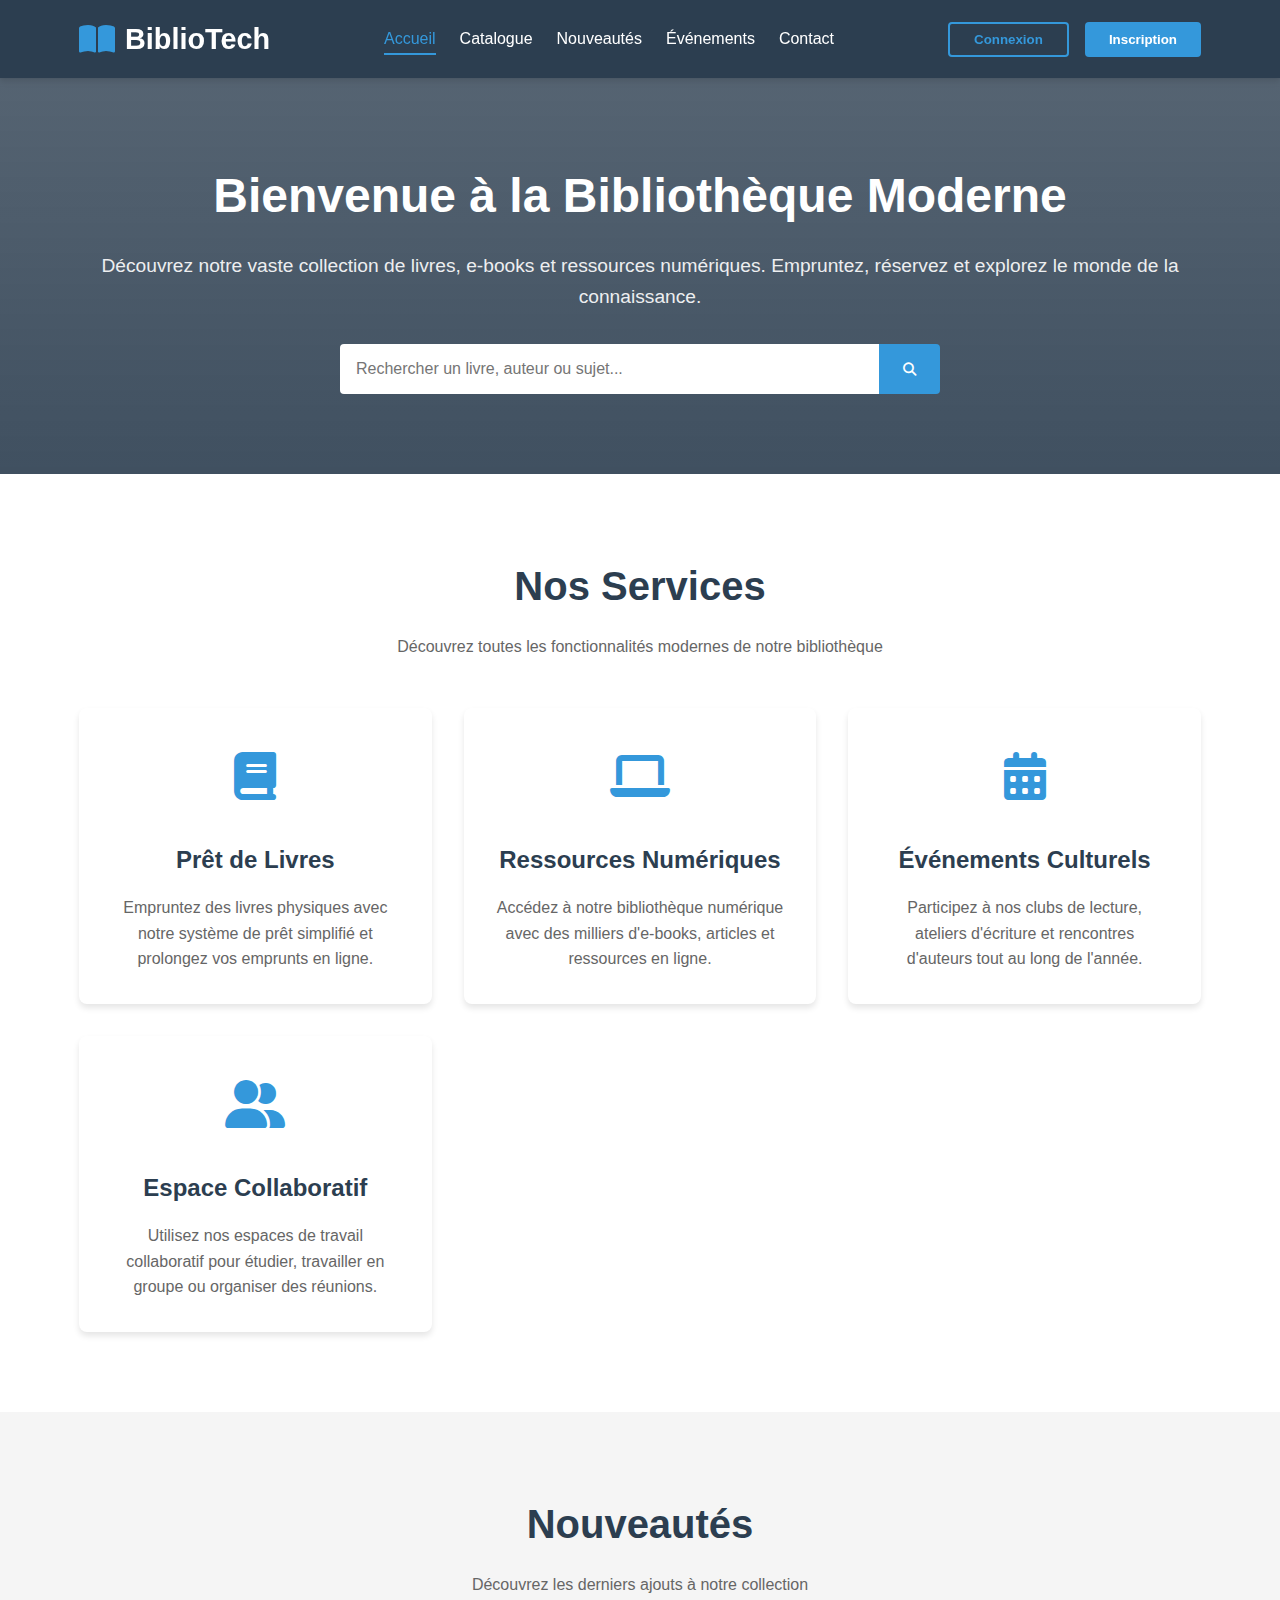
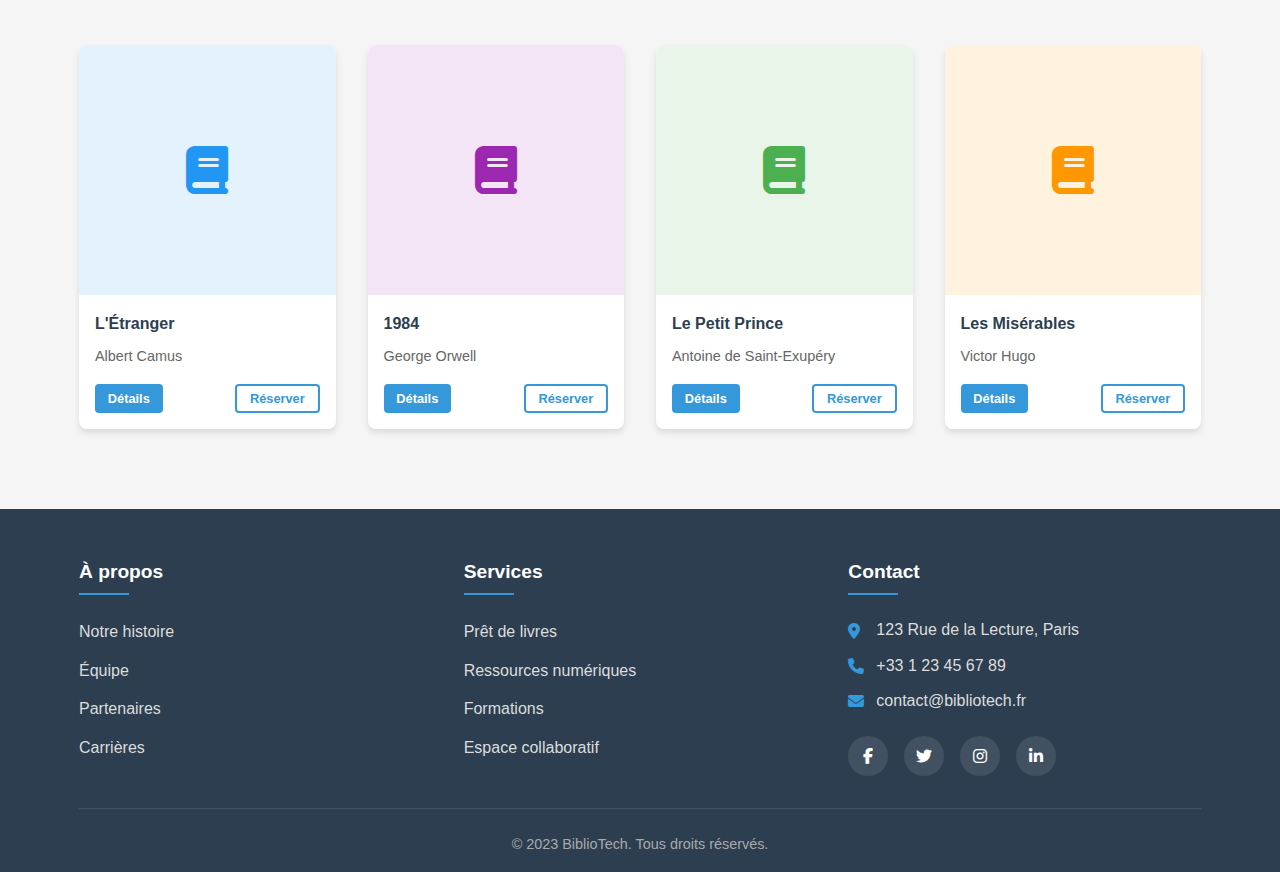
<file: index.html>
<!DOCTYPE html>
<html lang="fr">
<head>
    <meta charset="UTF-8">
    <meta name="viewport" content="width=device-width, initial-scale=1.0">
    <title>Bibliothèque Moderne - Accueil</title>
    <link rel="stylesheet" href="https://cdnjs.cloudflare.com/ajax/libs/font-awesome/6.4.0/css/all.min.css">
    <link rel="stylesheet" href="css/components/header.css">
    <link rel="stylesheet" href="css/components/modal.css">
    <link rel="stylesheet" href="css/components/footer.css">
    <link rel="stylesheet" href="css/pages/accueil.css">
    <link rel="stylesheet" href="css/style.css">
</head>
<body>
    <!-- Header -->
    <header>
        <div class="container header-container">
            <div class="logo">
                <i class="fas fa-book-open"></i>
                <h1>BiblioTech</h1>
            </div>
            
            <div class="mobile-menu">
                <i class="fas fa-bars"></i>
            </div>
            
            <nav>
                <ul>
                    <li><a href="index.html" class="nav-link active">Accueil</a></li>
                    <li><a href="pages/catalogue.html" class="nav-link">Catalogue</a></li>
                    <li><a href="pages/nouveautes.html" class="nav-link">Nouveautés</a></li>
                    <li><a href="pages/evenements.html" class="nav-link">Événements</a></li>
                    <li><a href="pages/contact.html" class="nav-link">Contact</a></li>
                </ul>
            </nav>
            
            <div class="auth-buttons">
                <button class="btn btn-outline" id="login-btn">Connexion</button>
                <button class="btn btn-primary" id="register-btn">Inscription</button>
            </div>
        </div>
    </header>

    <!-- Hero Section -->
    <section class="hero">
        <div class="container hero-content">
            <h2>Bienvenue à la Bibliothèque Moderne</h2>
            <p>Découvrez notre vaste collection de livres, e-books et ressources numériques. Empruntez, réservez et explorez le monde de la connaissance.</p>
            
            <div class="search-bar">
                <input type="text" placeholder="Rechercher un livre, auteur ou sujet...">
                <button><i class="fas fa-search"></i></button>
            </div>
        </div>
    </section>

    <!-- Features Section -->
    <section class="features">
        <div class="container">
            <div class="section-title">
                <h2>Nos Services</h2>
                <p>Découvrez toutes les fonctionnalités modernes de notre bibliothèque</p>
            </div>
            
            <div class="features-grid">
                <div class="feature-card">
                    <div class="feature-icon">
                        <i class="fas fa-book"></i>
                    </div>
                    <h3>Prêt de Livres</h3>
                    <p>Empruntez des livres physiques avec notre système de prêt simplifié et prolongez vos emprunts en ligne.</p>
                </div>
                
                <div class="feature-card">
                    <div class="feature-icon">
                        <i class="fas fa-laptop"></i>
                    </div>
                    <h3>Ressources Numériques</h3>
                    <p>Accédez à notre bibliothèque numérique avec des milliers d'e-books, articles et ressources en ligne.</p>
                </div>
                
                <div class="feature-card">
                    <div class="feature-icon">
                        <i class="fas fa-calendar-alt"></i>
                    </div>
                    <h3>Événements Culturels</h3>
                    <p>Participez à nos clubs de lecture, ateliers d'écriture et rencontres d'auteurs tout au long de l'année.</p>
                </div>
                
                <div class="feature-card">
                    <div class="feature-icon">
                        <i class="fas fa-user-friends"></i>
                    </div>
                    <h3>Espace Collaboratif</h3>
                    <p>Utilisez nos espaces de travail collaboratif pour étudier, travailler en groupe ou organiser des réunions.</p>
                </div>
            </div>
        </div>
    </section>

    <!-- Books Section -->
    <section class="books">
        <div class="container">
            <div class="section-title">
                <h2>Nouveautés</h2>
                <p>Découvrez les derniers ajouts à notre collection</p>
            </div>
            
            <div class="books-grid">
                <!-- Livres seront chargés dynamiquement -->
            </div>
        </div>
    </section>

    <!-- Modales de connexion/inscription -->
    <div class="modal" id="login-modal">
        <div class="modal-content">
            <span class="close-modal">&times;</span>
            <h2>Connexion</h2>
            <form id="login-form">
                <div class="form-group">
                    <label for="login-email">Email</label>
                    <input type="email" id="login-email" required>
                </div>
                
                <div class="form-group">
                    <label for="login-password">Mot de passe</label>
                    <input type="password" id="login-password" required>
                </div>
                
                <div class="form-options">
                    <div class="remember-me">
                        <input type="checkbox" id="remember-me">
                        <label for="remember-me">Se souvenir de moi</label>
                    </div>
                    <a href="#" class="forgot-password">Mot de passe oublié?</a>
                </div>
                
                <button type="submit" class="btn btn-primary" style="width: 100%;">Se connecter</button>
                
                <div class="form-footer">
                    <p>Pas encore de compte? <a href="#" id="switch-to-register">S'inscrire</a></p>
                </div>
            </form>
        </div>
    </div>

    <div class="modal" id="register-modal">
        <div class="modal-content">
            <span class="close-modal">&times;</span>
            <h2>Inscription</h2>
            <form id="register-form">
                <div class="form-group">
                    <label for="register-name">Nom complet</label>
                    <input type="text" id="register-name" required>
                </div>
                
                <div class="form-group">
                    <label for="register-email">Email</label>
                    <input type="email" id="register-email" required>
                </div>
                
                <div class="form-group">
                    <label for="register-password">Mot de passe</label>
                    <input type="password" id="register-password" required>
                </div>
                
                <div class="form-group">
                    <label for="register-confirm">Confirmer le mot de passe</label>
                    <input type="password" id="register-confirm" required>
                </div>
                
                <button type="submit" class="btn btn-primary" style="width: 100%;">S'inscrire</button>
                
                <div class="form-footer">
                    <p>Déjà un compte? <a href="#" id="switch-to-login">Se connecter</a></p>
                </div>
            </form>
        </div>
    </div>

    <!-- Footer -->
    <footer>
        <div class="container">
            <div class="footer-content">
                <div class="footer-column">
                    <h3>À propos</h3>
                    <ul class="footer-links">
                        <li><a href="#">Notre histoire</a></li>
                        <li><a href="#">Équipe</a></li>
                        <li><a href="#">Partenaires</a></li>
                        <li><a href="#">Carrières</a></li>
                    </ul>
                </div>
                
                <div class="footer-column">
                    <h3>Services</h3>
                    <ul class="footer-links">
                        <li><a href="#">Prêt de livres</a></li>
                        <li><a href="#">Ressources numériques</a></li>
                        <li><a href="#">Formations</a></li>
                        <li><a href="#">Espace collaboratif</a></li>
                    </ul>
                </div>
                
                <div class="footer-column">
                    <h3>Contact</h3>
                    <ul class="footer-links">
                        <li><i class="fas fa-map-marker-alt"></i> 123 Rue de la Lecture, Paris</li>
                        <li><i class="fas fa-phone"></i> +33 1 23 45 67 89</li>
                        <li><i class="fas fa-envelope"></i> contact@bibliotech.fr</li>
                    </ul>
                    
                    <div class="social-links">
                        <a href="#"><i class="fab fa-facebook-f"></i></a>
                        <a href="#"><i class="fab fa-twitter"></i></a>
                        <a href="#"><i class="fab fa-instagram"></i></a>
                        <a href="#"><i class="fab fa-linkedin-in"></i></a>
                    </div>
                </div>
            </div>
            
            <div class="copyright">
                <p>&copy; 2023 BiblioTech. Tous droits réservés.</p>
            </div>
        </div>
    </footer>

    <script src="js/auth.js"></script>
    <script src="js/pages/accueil.js"></script>
    <script src="js/main.js"></script>
</body>
</html>
</file>
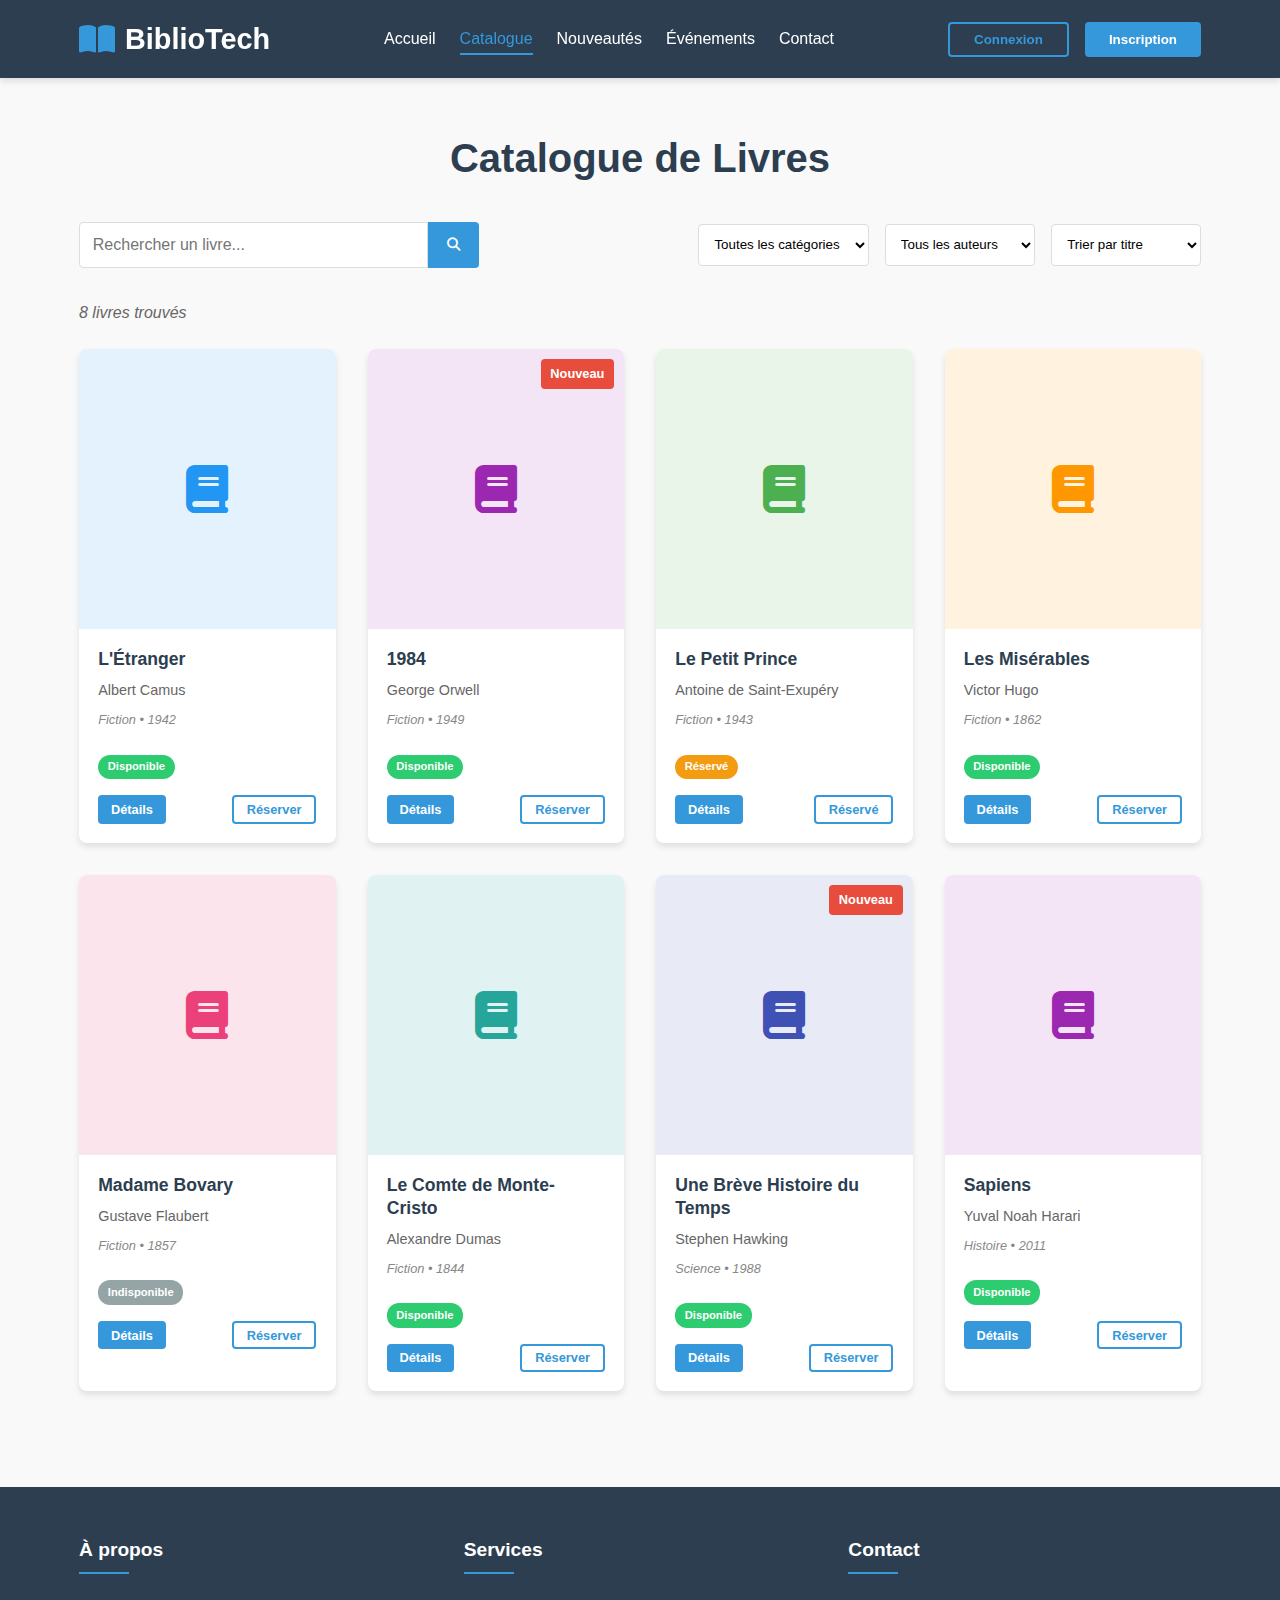
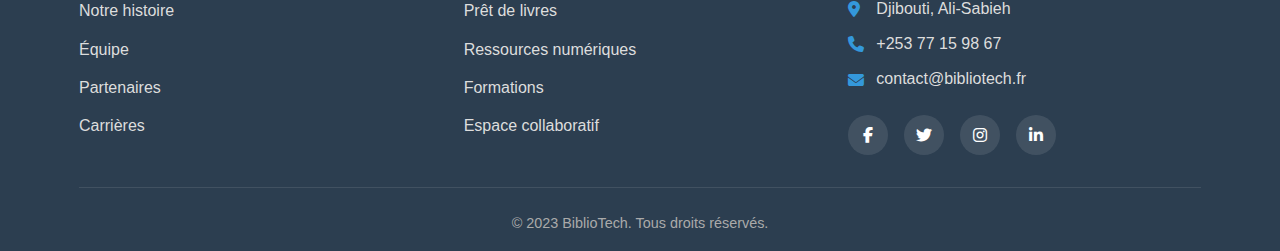
<file: pages/catalogue.html>
<!DOCTYPE html>
<html lang="fr">
<head>
    <meta charset="UTF-8">
    <meta name="viewport" content="width=device-width, initial-scale=1.0">
    <title>Bibliothèque Moderne - Catalogue</title>
    <link rel="stylesheet" href="https://cdnjs.cloudflare.com/ajax/libs/font-awesome/6.4.0/css/all.min.css">
    <link rel="stylesheet" href="../css/components/header.css">
    <link rel="stylesheet" href="../css/components/modal.css">
    <link rel="stylesheet" href="../css/components/footer.css">
    <link rel="stylesheet" href="../css/pages/catalogue.css">
    <link rel="stylesheet" href="../css/style.css">
</head>
<body>
    <!-- Header -->
    <header>
        <div class="container header-container">
            <div class="logo">
                <i class="fas fa-book-open"></i>
                <h1>BiblioTech</h1>
            </div>
            
            <div class="mobile-menu">
                <i class="fas fa-bars"></i>
            </div>
            
            <nav>
                <ul>
                    <li><a href="../index.html" class="nav-link">Accueil</a></li>
                    <li><a href="catalogue.html" class="nav-link active">Catalogue</a></li>
                    <li><a href="nouveautes.html" class="nav-link">Nouveautés</a></li>
                    <li><a href="evenements.html" class="nav-link">Événements</a></li>
                    <li><a href="contact.html" class="nav-link">Contact</a></li>
                </ul>
            </nav>
            
            <div class="auth-buttons">
                <button class="btn btn-outline" id="login-btn">Connexion</button>
                <button class="btn btn-primary" id="register-btn">Inscription</button>
            </div>
        </div>
    </header>

    <!-- Contenu principal -->
    <main class="catalogue-page">
        <div class="container">
            <h1 class="page-title">Catalogue de Livres</h1>
            
            <!-- Filtres et recherche -->
            <div class="catalogue-controls">
                <div class="search-container">
                    <input type="text" id="catalogue-search" placeholder="Rechercher un livre..." value="">
                    <button id="search-btn"><i class="fas fa-search"></i></button>
                </div>
                
                <div class="filters">
                    <select class="filter-select" id="category-filter">
                        <option value="">Toutes les catégories</option>
                        <option value="fiction">Fiction</option>
                        <option value="science">Science</option>
                        <option value="histoire">Histoire</option>
                        <option value="biographie">Biographie</option>
                        <option value="romance">Romance</option>
                        <option value="fantastique">Fantastique</option>
                    </select>
                    
                    <select class="filter-select" id="author-filter">
                        <option value="">Tous les auteurs</option>
                        <option value="camus">Albert Camus</option>
                        <option value="orwell">George Orwell</option>
                        <option value="hugo">Victor Hugo</option>
                        <option value="flaubert">Gustave Flaubert</option>
                        <option value="dumas">Alexandre Dumas</option>
                    </select>
                    
                    <select class="filter-select" id="sort-filter">
                        <option value="title">Trier par titre</option>
                        <option value="author">Trier par auteur</option>
                        <option value="date">Trier par date</option>
                    </select>
                </div>
            </div>
            
            <!-- Résultats -->
            <div class="catalogue-stats">
                <span id="results-count">0 livres trouvés</span>
            </div>
            
            <div class="books-grid" id="catalogue-grid">
                <!-- Les livres seront chargés dynamiquement -->
            </div>
            
            <!-- Pagination -->
            <div class="pagination" id="pagination">
                <!-- La pagination sera générée dynamiquement -->
            </div>
        </div>
    </main>

    <!-- Modales de connexion/inscription -->
    <div class="modal" id="login-modal">
        <div class="modal-content">
            <span class="close-modal">&times;</span>
            <h2>Connexion</h2>
            <form id="login-form">
                <div class="form-group">
                    <label for="login-email">Email</label>
                    <input type="email" id="login-email" required>
                </div>
                
                <div class="form-group">
                    <label for="login-password">Mot de passe</label>
                    <input type="password" id="login-password" required>
                </div>
                
                <div class="form-options">
                    <div class="remember-me">
                        <input type="checkbox" id="remember-me">
                        <label for="remember-me">Se souvenir de moi</label>
                    </div>
                    <a href="#" class="forgot-password">Mot de passe oublié?</a>
                </div>
                
                <button type="submit" class="btn btn-primary" style="width: 100%;">Se connecter</button>
                
                <div class="form-footer">
                    <p>Pas encore de compte? <a href="#" id="switch-to-register">S'inscrire</a></p>
                </div>
            </form>
        </div>
    </div>

    <div class="modal" id="register-modal">
        <div class="modal-content">
            <span class="close-modal">&times;</span>
            <h2>Inscription</h2>
            <form id="register-form">
                <div class="form-group">
                    <label for="register-name">Nom complet</label>
                    <input type="text" id="register-name" required>
                </div>
                
                <div class="form-group">
                    <label for="register-email">Email</label>
                    <input type="email" id="register-email" required>
                </div>
                
                <div class="form-group">
                    <label for="register-password">Mot de passe</label>
                    <input type="password" id="register-password" required>
                </div>
                
                <div class="form-group">
                    <label for="register-confirm">Confirmer le mot de passe</label>
                    <input type="password" id="register-confirm" required>
                </div>
                
                <button type="submit" class="btn btn-primary" style="width: 100%;">S'inscrire</button>
                
                <div class="form-footer">
                    <p>Déjà un compte? <a href="#" id="switch-to-login">Se connecter</a></p>
                </div>
            </form>
        </div>
    </div>

    <!-- Footer -->
    <footer>
        <div class="container">
            <div class="footer-content">
                <div class="footer-column">
                    <h3>À propos</h3>
                    <ul class="footer-links">
                        <li><a href="#">Notre histoire</a></li>
                        <li><a href="#">Équipe</a></li>
                        <li><a href="#">Partenaires</a></li>
                        <li><a href="#">Carrières</a></li>
                    </ul>
                </div>
                
                <div class="footer-column">
                    <h3>Services</h3>
                    <ul class="footer-links">
                        <li><a href="#">Prêt de livres</a></li>
                        <li><a href="#">Ressources numériques</a></li>
                        <li><a href="#">Formations</a></li>
                        <li><a href="#">Espace collaboratif</a></li>
                    </ul>
                </div>
                
                <div class="footer-column">
                    <h3>Contact</h3>
                    <ul class="footer-links">
                        <li><i class="fas fa-map-marker-alt"></i>Djibouti, Ali-Sabieh</li>
                        <li><i class="fas fa-phone"></i> +253 77 15 98 67</li>
                        <li><i class="fas fa-envelope"></i> contact@bibliotech.fr</li>
                    </ul>
                    
                    <div class="social-links">
                        <a href="#"><i class="fab fa-facebook-f"></i></a>
                        <a href="#"><i class="fab fa-twitter"></i></a>
                        <a href="#"><i class="fab fa-instagram"></i></a>
                        <a href="#"><i class="fab fa-linkedin-in"></i></a>
                    </div>
                </div>
            </div>
            
            <div class="copyright">
                <p>&copy; 2023 BiblioTech. Tous droits réservés.</p>
            </div>
        </div>
    </footer>

    <script src="../js/auth.js"></script>
    <script src="../js/pages/catalogue.js"></script>
    <script src="../js/main.js"></script>
</body>
</html>
</file>
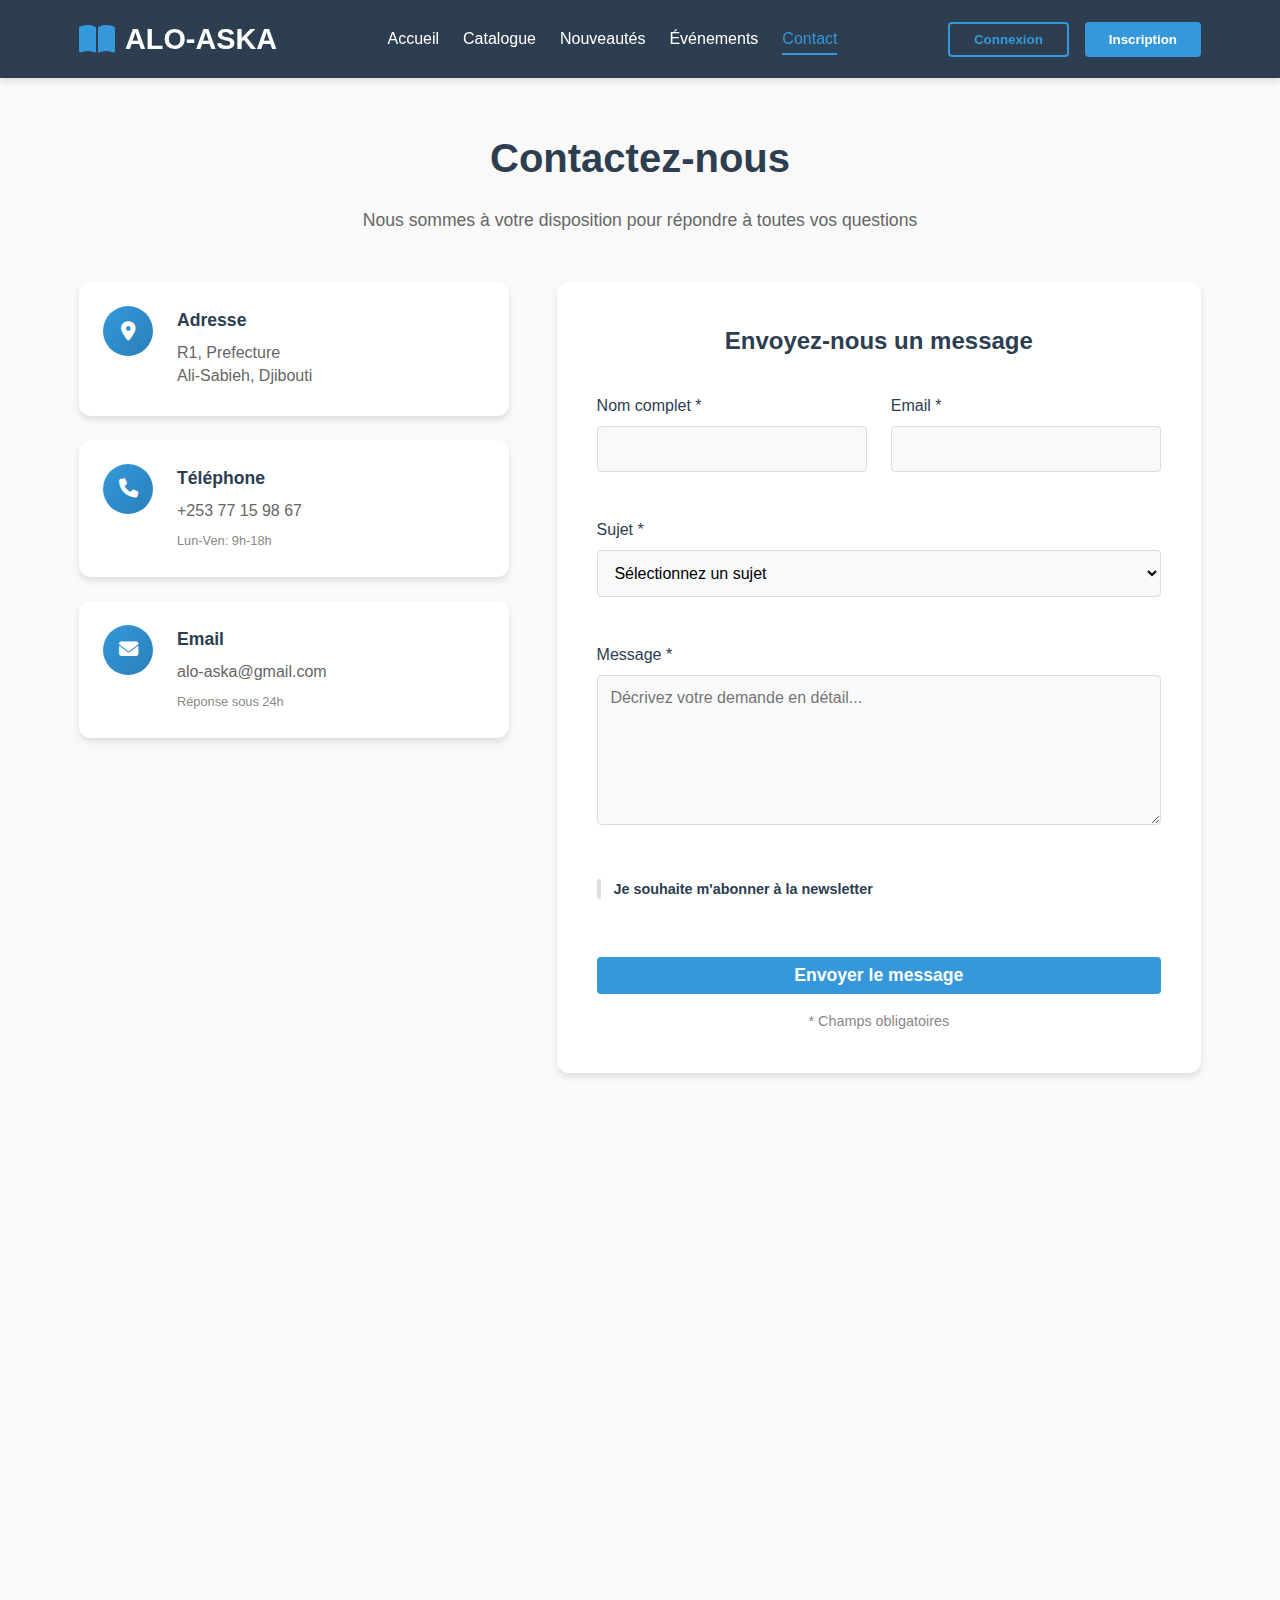
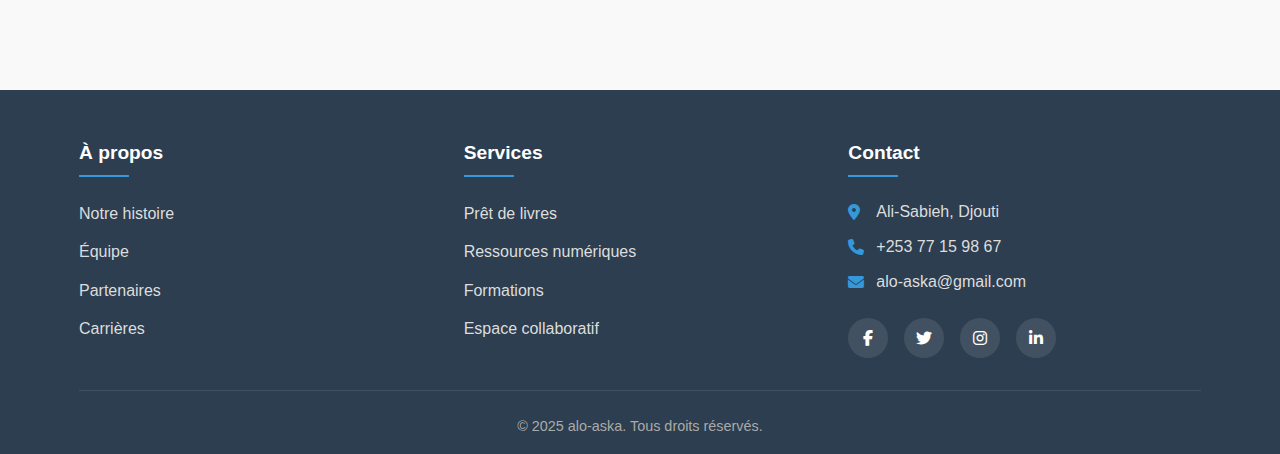
<file: pages/contact.html>
<!DOCTYPE html>
<html lang="fr">
<head>
    <meta charset="UTF-8">
    <meta name="viewport" content="width=device-width, initial-scale=1.0">
    <title>Bibliothèque Moderne - Contact</title>
    <link rel="stylesheet" href="https://cdnjs.cloudflare.com/ajax/libs/font-awesome/6.4.0/css/all.min.css">
    <link rel="stylesheet" href="../css/components/header.css">
    <link rel="stylesheet" href="../css/components/modal.css">
    <link rel="stylesheet" href="../css/components/footer.css">
    <link rel="stylesheet" href="../css/pages/contact.css">
    <link rel="stylesheet" href="../css/style.css">
    <link rel="stylesheet" href="../css/components/footer.css">
</head>
<body>
    <!-- Header -->
    <header>
        <div class="container header-container">
            <div class="logo">
                <i class="fas fa-book-open"></i>
                <h1>ALO-ASKA</h1>
            </div>
            
            <div class="mobile-menu">
                <i class="fas fa-bars"></i>
            </div>
            
            <nav>
                <ul>
                    <li><a href="../index.html" class="nav-link">Accueil</a></li>
                    <li><a href="catalogue.html" class="nav-link">Catalogue</a></li>
                    <li><a href="nouveautes.html" class="nav-link">Nouveautés</a></li>
                    <li><a href="evenements.html" class="nav-link">Événements</a></li>
                    <li><a href="contact.html" class="nav-link active">Contact</a></li>
                </ul>
            </nav>
            
            <div class="auth-buttons">
                <button class="btn btn-outline" id="login-btn">Connexion</button>
                <button class="btn btn-primary" id="register-btn">Inscription</button>
            </div>
        </div>
    </header>

    <!-- Contenu principal -->
    <main class="contact-page">
        <div class="container">
            <h1 class="page-title">Contactez-nous</h1>
            <p class="page-subtitle">Nous sommes à votre disposition pour répondre à toutes vos questions</p>
            
            <div class="contact-content">
                <!-- Informations de contact -->
                <div class="contact-info">
                    <div class="info-card">
                        <div class="info-icon">
                            <i class="fas fa-map-marker-alt"></i>
                        </div>
                        <div class="info-content">
                            <h3>Adresse</h3>
                            <p>R1, Prefecture<br>Ali-Sabieh, Djibouti</p>
                        </div>
                    </div>
                    
                    <div class="info-card">
                        <div class="info-icon">
                            <i class="fas fa-phone"></i>
                        </div>
                        <div class="info-content">
                            <h3>Téléphone</h3>
                            <p>+253 77 15 98 67</p>
                            <small>Lun-Ven: 9h-18h</small>
                        </div>
                    </div>
                    
                    <div class="info-card">
                        <div class="info-icon">
                            <i class="fas fa-envelope"></i>
                        </div>
                        <div class="info-content">
                            <h3>Email</h3>
                            <p>alo-aska@gmail.com</p>
                            <small>Réponse sous 24h</small>
                        </div>
                    </div>
                    
                    <div class="info-card">
                        <div class="info-icon">
                            <i class="fas fa-clock"></i>
                        </div>
                        <div class="info-content">
                            <h3>Horaires d'ouverture</h3>
                            <p>Lundi - Vendredi: 9h - 19h</p>
                            <p>Samedi: 10h - 18h</p>
                            <p>Dimanche: 14h - 18h</p>
                        </div>
                    </div>
                </div>
                
                <!-- Formulaire de contact -->
                <div class="contact-form-container">
                    <h2>Envoyez-nous un message</h2>
                    <form id="contact-form" class="contact-form">
                        <div class="form-row">
                            <div class="form-group">
                                <label for="contact-name">Nom complet *</label>
                                <input type="text" id="contact-name" name="name" required>
                                <span class="error-message" id="name-error"></span>
                            </div>
                            
                            <div class="form-group">
                                <label for="contact-email">Email *</label>
                                <input type="email" id="contact-email" name="email" required>
                                <span class="error-message" id="email-error"></span>
                            </div>
                        </div>
                        
                        <div class="form-group">
                            <label for="contact-subject">Sujet *</label>
                            <select id="contact-subject" name="subject" required>
                                <option value="">Sélectionnez un sujet</option>
                                <option value="information">Demande d'information</option>
                                <option value="problem">Problème technique</option>
                                <option value="suggestion">Suggestion</option>
                                <option value="partnership">Partenariat</option>
                                <option value="other">Autre</option>
                            </select>
                            <span class="error-message" id="subject-error"></span>
                        </div>
                        
                        <div class="form-group">
                            <label for="contact-message">Message *</label>
                            <textarea id="contact-message" name="message" placeholder="Décrivez votre demande en détail..." required></textarea>
                            <span class="error-message" id="message-error"></span>
                        </div>
                        
                        <div class="form-options">
                            <label class="checkbox-label">
                                <input type="checkbox" id="newsletter-optin" name="newsletter">
                                <span class="checkmark"></span>
                                Je souhaite m'abonner à la newsletter
                            </label>
                        </div>
                        
                        <button type="submit" class="btn btn-primary submit-btn">
                            <span class="btn-text">Envoyer le message</span>
                            <span class="btn-loading">
                                <i class="fas fa-spinner fa-spin"></i> Envoi en cours...
                            </span>
                        </button>
                        
                        <div class="form-footer">
                            <p>* Champs obligatoires</p>
                        </div>
                    </form>
                </div>
            </div>
            
            <!-- Carte et FAQ -->
            <div class="contact-extras">
                <!-- Carte -->
                <div class="map-section">
                    <h2>Nous trouver</h2>
                    <div class="map-container">
                        <div class="map-placeholder">
                            <i class="fas fa-map-marked-alt fa-3x"></i>
                            <p>Carte interactive</p>
                            <small>R1, Prefecture, Ali-Sabieh, Djibouti</small>
                        </div>
                    </div>
                </div>
                
                <!-- FAQ -->
                <div class="faq-section">
                    <h2>Questions fréquentes</h2>
                    <div class="faq-list">
                        <div class="faq-item">
                            <div class="faq-question">
                                <span>Comment obtenir une carte de bibliothèque ?</span>
                                <i class="fas fa-chevron-down"></i>
                            </div>
                            <div class="faq-answer">
                                <p>Vous pouvez obtenir une carte de bibliothèque en vous présentant à l'accueil avec une pièce d'identité et un justificatif de domicile. La carte est gratuite et valable un an.</p>
                            </div>
                        </div>
                        
                        <div class="faq-item">
                            <div class="faq-question">
                                <span>Combien de livres puis-je emprunter ?</span>
                                <i class="fas fa-chevron-down"></i>
                            </div>
                            <div class="faq-answer">
                                <p>Les membres peuvent emprunter jusqu'à 5 livres simultanément pour une durée de 3 semaines. Il est possible de prolonger le prêt en ligne si le livre n'est pas réservé.</p>
                            </div>
                        </div>
                        
                        <div class="faq-item">
                            <div class="faq-question">
                                <span>Proposez-vous des ressources numériques ?</span>
                                <i class="fas fa-chevron-down"></i>
                            </div>
                            <div class="faq-answer">
                                <p>Oui ! Nous proposons une large sélection de e-books, livres audio et ressources en ligne accessibles avec votre compte bibliothèque.</p>
                            </div>
                        </div>
                        
                        <div class="faq-item">
                            <div class="faq-question">
                                <span>Puis-je réserver une salle d'étude ?</span>
                                <i class="fas fa-chevron-down"></i>
                            </div>
                            <div class="faq-answer">
                                <p>Oui, nos salles d'étude et espaces collaboratifs peuvent être réservés en ligne ou à l'accueil pour des créaux de 2 heures maximum.</p>
                            </div>
                        </div>
                    </div>
                </div>
            </div>
        </div>
    </main>

    <!-- Modales de connexion/inscription -->
    <div class="modal" id="login-modal">
        <div class="modal-content">
            <span class="close-modal">&times;</span>
            <h2>Connexion</h2>
            <form id="login-form">
                <div class="form-group">
                    <label for="login-email">Email</label>
                    <input type="email" id="login-email" required>
                </div>
                
                <div class="form-group">
                    <label for="login-password">Mot de passe</label>
                    <input type="password" id="login-password" required>
                </div>
                
                <div class="form-options">
                    <div class="remember-me">
                        <input type="checkbox" id="remember-me">
                        <label for="remember-me">Se souvenir de moi</label>
                    </div>
                    <a href="#" class="forgot-password">Mot de passe oublié?</a>
                </div>
                
                <button type="submit" class="btn btn-primary" style="width: 100%;">Se connecter</button>
                
                <div class="form-footer">
                    <p>Pas encore de compte? <a href="#" id="switch-to-register">S'inscrire</a></p>
                </div>
            </form>
        </div>
    </div>

    <div class="modal" id="register-modal">
        <div class="modal-content">
            <span class="close-modal">&times;</span>
            <h2>Inscription</h2>
            <form id="register-form">
                <div class="form-group">
                    <label for="register-name">Nom complet</label>
                    <input type="text" id="register-name" required>
                </div>
                
                <div class="form-group">
                    <label for="register-email">Email</label>
                    <input type="email" id="register-email" required>
                </div>
                
                <div class="form-group">
                    <label for="register-password">Mot de passe</label>
                    <input type="password" id="register-password" required>
                </div>
                
                <div class="form-group">
                    <label for="register-confirm">Confirmer le mot de passe</label>
                    <input type="password" id="register-confirm" required>
                </div>
                
                <button type="submit" class="btn btn-primary" style="width: 100%;">S'inscrire</button>
                
                <div class="form-footer">
                    <p>Déjà un compte? <a href="#" id="switch-to-login">Se connecter</a></p>
                </div>
            </form>
        </div>
    </div>

    <!-- Footer -->
<footer>
    <div class="container">
        <div class="footer-content">
            <div class="footer-column">
                <h3>À propos</h3>
                <ul class="footer-links">
                    <li><a href="#">Notre histoire</a></li>
                    <li><a href="#">Équipe</a></li>
                    <li><a href="#">Partenaires</a></li>
                    <li><a href="#">Carrières</a></li>
                </ul>
            </div>
            
            <div class="footer-column">
                <h3>Services</h3>
                <ul class="footer-links">
                    <li><a href="#">Prêt de livres</a></li>
                    <li><a href="#">Ressources numériques</a></li>
                    <li><a href="#">Formations</a></li>
                    <li><a href="#">Espace collaboratif</a></li>
                </ul>
            </div>
            
            <div class="footer-column">
                <h3>Contact</h3>
                <ul class="footer-links">
                    <li><i class="fas fa-map-marker-alt"></i>Ali-Sabieh, Djouti</li>
                    <li><i class="fas fa-phone"></i> +253 77 15 98 67</li>
                    <li><i class="fas fa-envelope"></i> alo-aska@gmail.com</li>
                </ul>
                
                <div class="social-links">
                    <a href="#"><i class="fab fa-facebook-f"></i></a>
                    <a href="#"><i class="fab fa-twitter"></i></a>
                    <a href="#"><i class="fab fa-instagram"></i></a>
                    <a href="#"><i class="fab fa-linkedin-in"></i></a>
                </div>
            </div>
        </div>
        
        <div class="copyright">
           <p>&copy; 2025 alo-aska. Tous droits réservés.</p>
        </div>
    </div>
</footer>

    <script src="../js/auth.js"></script>
    <script src="../js/pages/contact.js"></script>
    <script src="../js/main.js"></script>
</body>
</html>
</file>
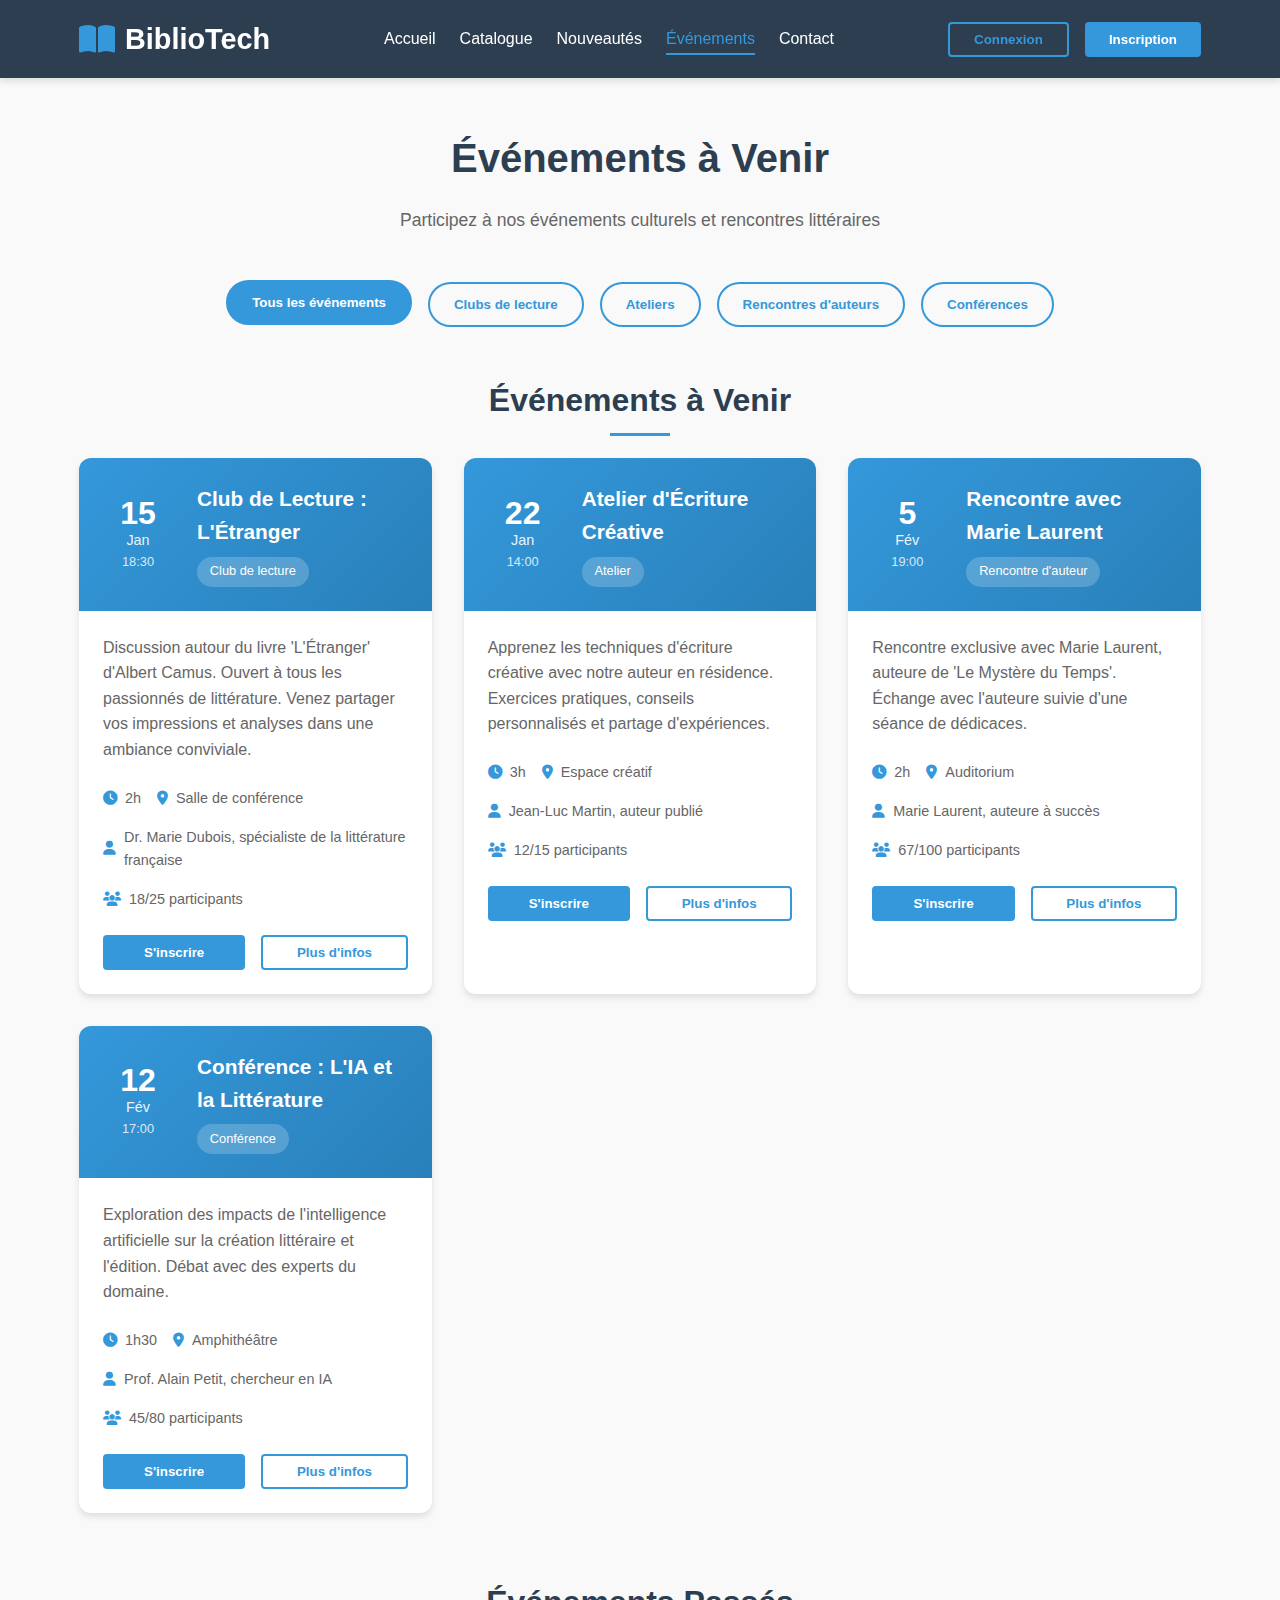
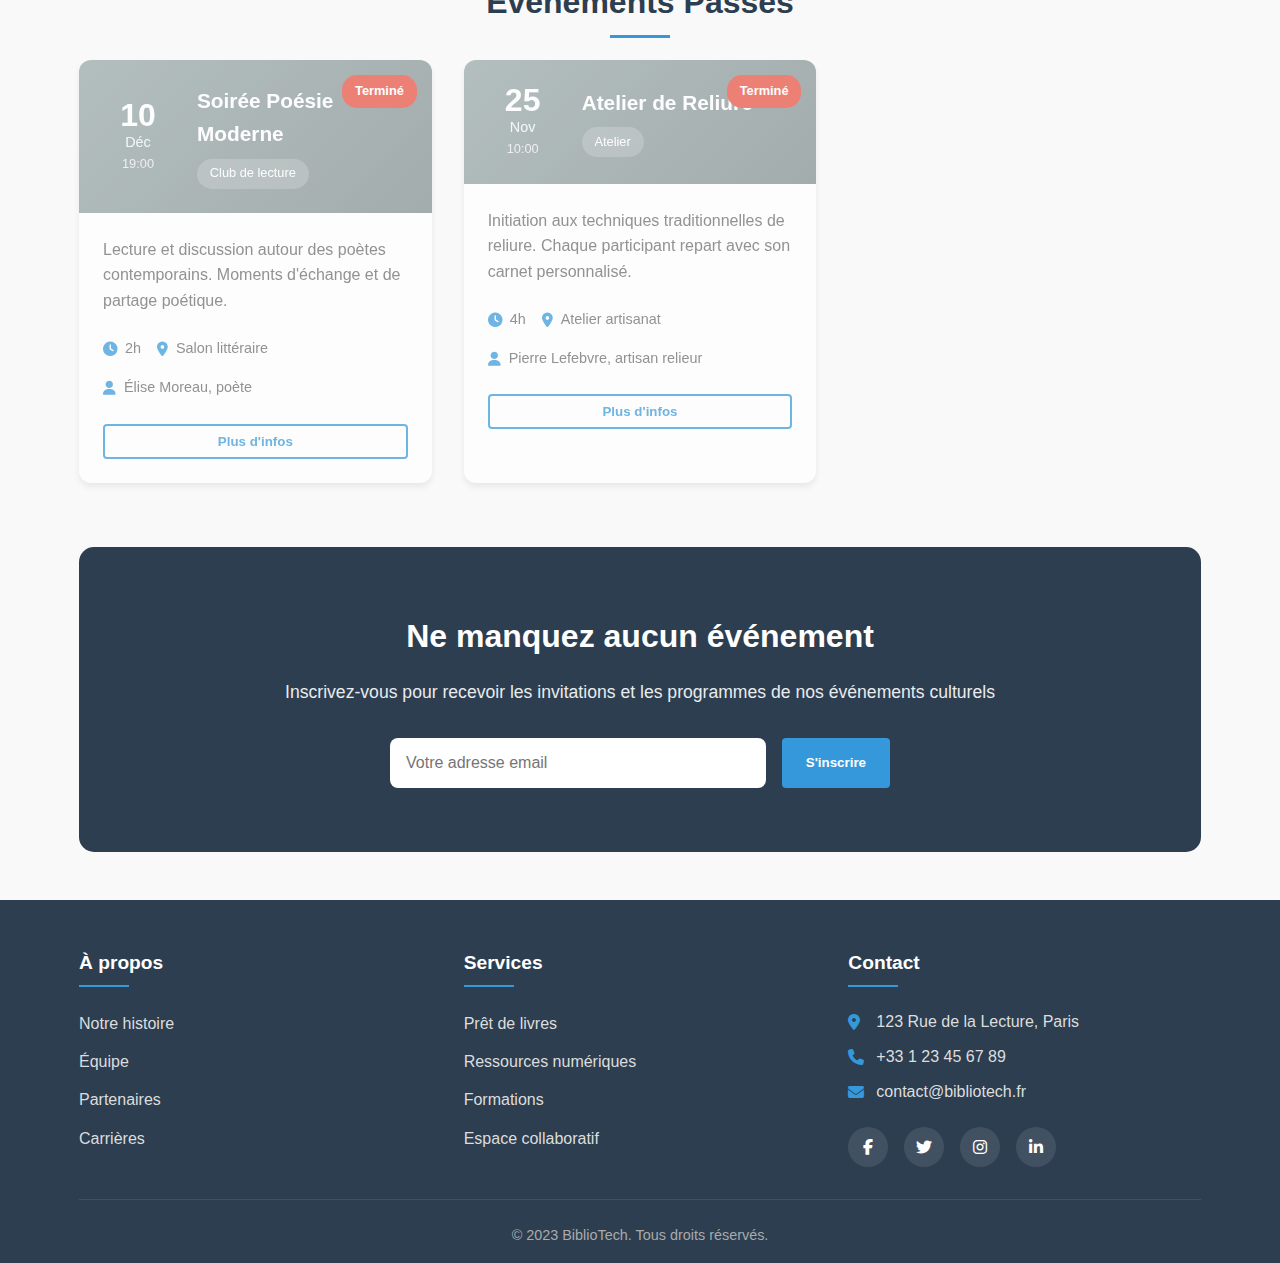
<file: pages/evenements.html>
<!DOCTYPE html>
<html lang="fr">
<head>
    <meta charset="UTF-8">
    <meta name="viewport" content="width=device-width, initial-scale=1.0">
    <title>Bibliothèque Moderne - Événements</title>
    <link rel="stylesheet" href="https://cdnjs.cloudflare.com/ajax/libs/font-awesome/6.4.0/css/all.min.css">
    <link rel="stylesheet" href="../css/components/header.css">
    <link rel="stylesheet" href="../css/components/modal.css">
    <link rel="stylesheet" href="../css/components/footer.css">
    <link rel="stylesheet" href="../css/pages/evenements.css">
    <link rel="stylesheet" href="../css/style.css">
</head>
<body>
    <!-- Header -->
    <header>
        <div class="container header-container">
            <div class="logo">
                <i class="fas fa-book-open"></i>
                <h1>BiblioTech</h1>
            </div>
            
            <div class="mobile-menu">
                <i class="fas fa-bars"></i>
            </div>
            
            <nav>
                <ul>
                    <li><a href="../index.html" class="nav-link">Accueil</a></li>
                    <li><a href="catalogue.html" class="nav-link">Catalogue</a></li>
                    <li><a href="nouveautes.html" class="nav-link">Nouveautés</a></li>
                    <li><a href="evenements.html" class="nav-link active">Événements</a></li>
                    <li><a href="contact.html" class="nav-link">Contact</a></li>
                </ul>
            </nav>
            
            <div class="auth-buttons">
                <button class="btn btn-outline" id="login-btn">Connexion</button>
                <button class="btn btn-primary" id="register-btn">Inscription</button>
            </div>
        </div>
    </header>

    <!-- Contenu principal -->
    <main class="evenements-page">
        <div class="container">
            <h1 class="page-title">Événements à Venir</h1>
            <p class="page-subtitle">Participez à nos événements culturels et rencontres littéraires</p>
            
            <!-- Filtres -->
            <div class="event-filters">
                <button class="event-filter active" data-type="all">Tous les événements</button>
                <button class="event-filter" data-type="club-lecture">Clubs de lecture</button>
                <button class="event-filter" data-type="atelier">Ateliers</button>
                <button class="event-filter" data-type="rencontre">Rencontres d'auteurs</button>
                <button class="event-filter" data-type="conference">Conférences</button>
            </div>
            
            <!-- Événements à venir -->
            <section class="events-section">
                <h2 class="section-title">Événements à Venir</h2>
                <div class="events-grid" id="upcoming-events">
                    <!-- Les événements seront chargés dynamiquement -->
                </div>
            </section>
            
            <!-- Événements passés -->
            <section class="events-section past-events">
                <h2 class="section-title">Événements Passés</h2>
                <div class="events-grid" id="past-events">
                    <!-- Les événements passés seront chargés dynamiquement -->
                </div>
            </section>
            
            <!-- Section newsletter événements -->
            <div class="events-newsletter">
                <div class="newsletter-content">
                    <h2>Ne manquez aucun événement</h2>
                    <p>Inscrivez-vous pour recevoir les invitations et les programmes de nos événements culturels</p>
                    <div class="newsletter-form">
                        <input type="email" placeholder="Votre adresse email">
                        <button class="btn btn-primary">S'inscrire</button>
                    </div>
                </div>
            </div>
        </div>
    </main>

    <!-- Modales de connexion/inscription -->
    <div class="modal" id="login-modal">
        <div class="modal-content">
            <span class="close-modal">&times;</span>
            <h2>Connexion</h2>
            <form id="login-form">
                <div class="form-group">
                    <label for="login-email">Email</label>
                    <input type="email" id="login-email" required>
                </div>
                
                <div class="form-group">
                    <label for="login-password">Mot de passe</label>
                    <input type="password" id="login-password" required>
                </div>
                
                <div class="form-options">
                    <div class="remember-me">
                        <input type="checkbox" id="remember-me">
                        <label for="remember-me">Se souvenir de moi</label>
                    </div>
                    <a href="#" class="forgot-password">Mot de passe oublié?</a>
                </div>
                
                <button type="submit" class="btn btn-primary" style="width: 100%;">Se connecter</button>
                
                <div class="form-footer">
                    <p>Pas encore de compte? <a href="#" id="switch-to-register">S'inscrire</a></p>
                </div>
            </form>
        </div>
    </div>

    <div class="modal" id="register-modal">
        <div class="modal-content">
            <span class="close-modal">&times;</span>
            <h2>Inscription</h2>
            <form id="register-form">
                <div class="form-group">
                    <label for="register-name">Nom complet</label>
                    <input type="text" id="register-name" required>
                </div>
                
                <div class="form-group">
                    <label for="register-email">Email</label>
                    <input type="email" id="register-email" required>
                </div>
                
                <div class="form-group">
                    <label for="register-password">Mot de passe</label>
                    <input type="password" id="register-password" required>
                </div>
                
                <div class="form-group">
                    <label for="register-confirm">Confirmer le mot de passe</label>
                    <input type="password" id="register-confirm" required>
                </div>
                
                <button type="submit" class="btn btn-primary" style="width: 100%;">S'inscrire</button>
                
                <div class="form-footer">
                    <p>Déjà un compte? <a href="#" id="switch-to-login">Se connecter</a></p>
                </div>
            </form>
        </div>
    </div>

    <!-- Footer -->
    <footer>
        <div class="container">
            <div class="footer-content">
                <div class="footer-column">
                    <h3>À propos</h3>
                    <ul class="footer-links">
                        <li><a href="#">Notre histoire</a></li>
                        <li><a href="#">Équipe</a></li>
                        <li><a href="#">Partenaires</a></li>
                        <li><a href="#">Carrières</a></li>
                    </ul>
                </div>
                
                <div class="footer-column">
                    <h3>Services</h3>
                    <ul class="footer-links">
                        <li><a href="#">Prêt de livres</a></li>
                        <li><a href="#">Ressources numériques</a></li>
                        <li><a href="#">Formations</a></li>
                        <li><a href="#">Espace collaboratif</a></li>
                    </ul>
                </div>
                
                <div class="footer-column">
                    <h3>Contact</h3>
                    <ul class="footer-links">
                        <li><i class="fas fa-map-marker-alt"></i> 123 Rue de la Lecture, Paris</li>
                        <li><i class="fas fa-phone"></i> +33 1 23 45 67 89</li>
                        <li><i class="fas fa-envelope"></i> contact@bibliotech.fr</li>
                    </ul>
                    
                    <div class="social-links">
                        <a href="#"><i class="fab fa-facebook-f"></i></a>
                        <a href="#"><i class="fab fa-twitter"></i></a>
                        <a href="#"><i class="fab fa-instagram"></i></a>
                        <a href="#"><i class="fab fa-linkedin-in"></i></a>
                    </div>
                </div>
            </div>
            
            <div class="copyright">
                <p>&copy; 2023 BiblioTech. Tous droits réservés.</p>
            </div>
        </div>
    </footer>

    <script src="../js/auth.js"></script>
    <script src="../js/pages/evenements.js"></script>
    <script src="../js/main.js"></script>
</body>
</html>
</file>
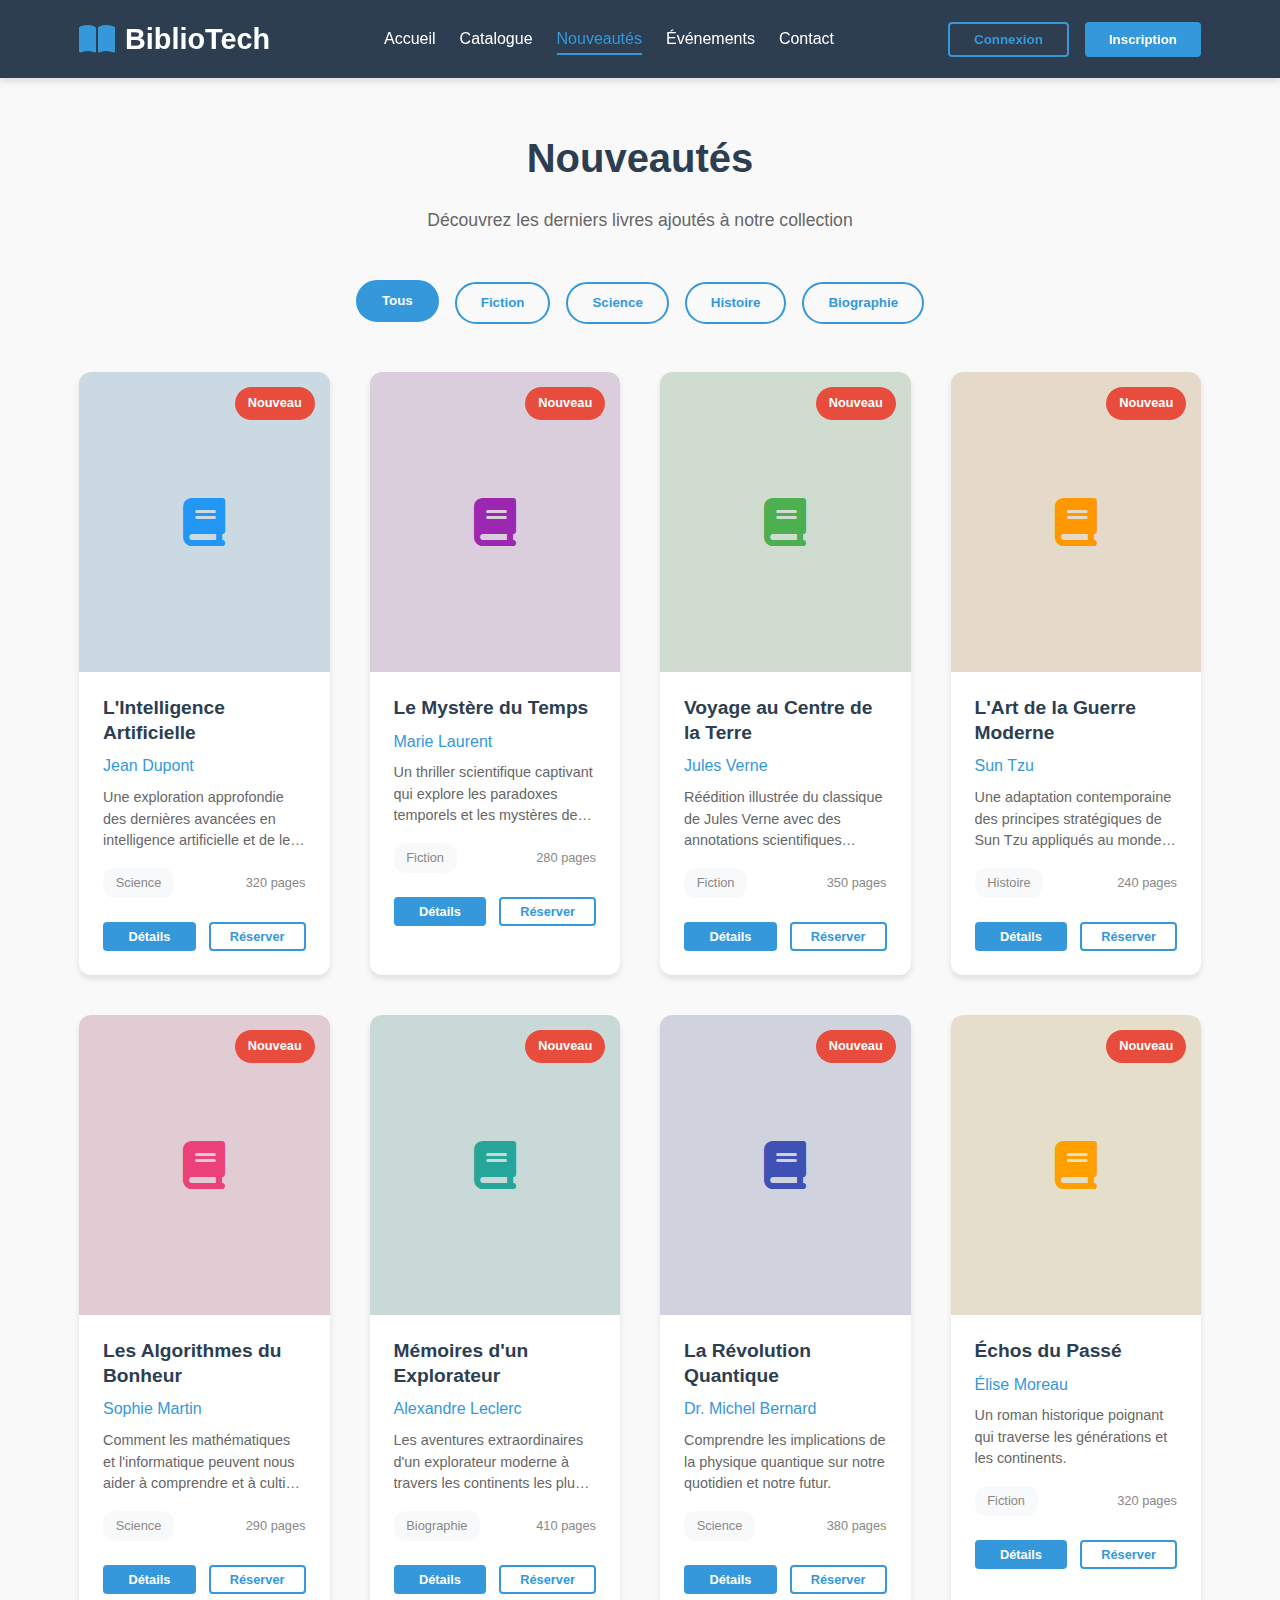
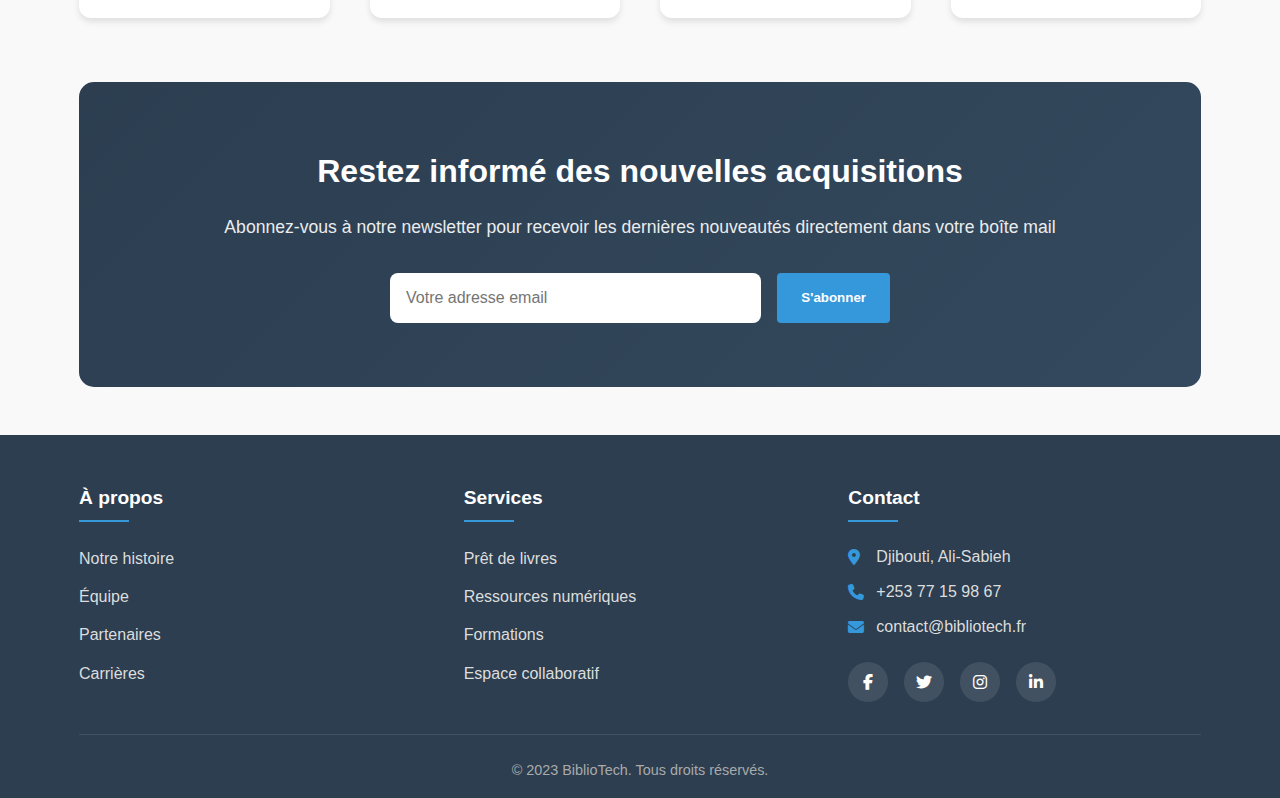
<file: pages/nouveautes.html>
<!DOCTYPE html>
<html lang="fr">
<head>
    <meta charset="UTF-8">
    <meta name="viewport" content="width=device-width, initial-scale=1.0">
    <title>Bibliothèque Moderne - Nouveautés</title>
    <link rel="stylesheet" href="https://cdnjs.cloudflare.com/ajax/libs/font-awesome/6.4.0/css/all.min.css">
    <link rel="stylesheet" href="../css/components/header.css">
    <link rel="stylesheet" href="../css/components/modal.css">
    <link rel="stylesheet" href="../css/components/footer.css">
    <link rel="stylesheet" href="../css/pages/nouveautes.css">
    <link rel="stylesheet" href="../css/style.css">
</head>
<body>
    <!-- Header -->
    <header>
        <div class="container header-container">
            <div class="logo">
                <i class="fas fa-book-open"></i>
                <h1>BiblioTech</h1>
            </div>
            
            <div class="mobile-menu">
                <i class="fas fa-bars"></i>
            </div>
            
            <nav>
                <ul>
                    <li><a href="../index.html" class="nav-link">Accueil</a></li>
                    <li><a href="catalogue.html" class="nav-link">Catalogue</a></li>
                    <li><a href="nouveautes.html" class="nav-link active">Nouveautés</a></li>
                    <li><a href="evenements.html" class="nav-link">Événements</a></li>
                    <li><a href="contact.html" class="nav-link">Contact</a></li>
                </ul>
            </nav>
            
            <div class="auth-buttons">
                <button class="btn btn-outline" id="login-btn">Connexion</button>
                <button class="btn btn-primary" id="register-btn">Inscription</button>
            </div>
        </div>
    </header>

    <!-- Contenu principal -->
    <main class="nouveautes-page">
        <div class="container">
            <h1 class="page-title">Nouveautés</h1>
            <p class="page-subtitle">Découvrez les derniers livres ajoutés à notre collection</p>
            
            <!-- Filtres par catégorie -->
            <div class="category-filters">
                <button class="category-filter active" data-category="all">Tous</button>
                <button class="category-filter" data-category="fiction">Fiction</button>
                <button class="category-filter" data-category="science">Science</button>
                <button class="category-filter" data-category="histoire">Histoire</button>
                <button class="category-filter" data-category="biographie">Biographie</button>
            </div>
            
            <!-- Grille de livres -->
            <div class="books-grid" id="nouveautes-grid">
                <!-- Les livres seront chargés dynamiquement -->
            </div>
            
            <!-- Section newsletter -->
            <div class="newsletter-section">
                <div class="newsletter-content">
                    <h2>Restez informé des nouvelles acquisitions</h2>
                    <p>Abonnez-vous à notre newsletter pour recevoir les dernières nouveautés directement dans votre boîte mail</p>
                    <div class="newsletter-form">
                        <input type="email" placeholder="Votre adresse email">
                        <button class="btn btn-primary">S'abonner</button>
                    </div>
                </div>
            </div>
        </div>
    </main>

    <!-- Modales de connexion/inscription -->
    <div class="modal" id="login-modal">
        <div class="modal-content">
            <span class="close-modal">&times;</span>
            <h2>Connexion</h2>
            <form id="login-form">
                <div class="form-group">
                    <label for="login-email">Email</label>
                    <input type="email" id="login-email" required>
                </div>
                
                <div class="form-group">
                    <label for="login-password">Mot de passe</label>
                    <input type="password" id="login-password" required>
                </div>
                
                <div class="form-options">
                    <div class="remember-me">
                        <input type="checkbox" id="remember-me">
                        <label for="remember-me">Se souvenir de moi</label>
                    </div>
                    <a href="#" class="forgot-password">Mot de passe oublié?</a>
                </div>
                
                <button type="submit" class="btn btn-primary" style="width: 100%;">Se connecter</button>
                
                <div class="form-footer">
                    <p>Pas encore de compte? <a href="#" id="switch-to-register">S'inscrire</a></p>
                </div>
            </form>
        </div>
    </div>

    <div class="modal" id="register-modal">
        <div class="modal-content">
            <span class="close-modal">&times;</span>
            <h2>Inscription</h2>
            <form id="register-form">
                <div class="form-group">
                    <label for="register-name">Nom complet</label>
                    <input type="text" id="register-name" required>
                </div>
                
                <div class="form-group">
                    <label for="register-email">Email</label>
                    <input type="email" id="register-email" required>
                </div>
                
                <div class="form-group">
                    <label for="register-password">Mot de passe</label>
                    <input type="password" id="register-password" required>
                </div>
                
                <div class="form-group">
                    <label for="register-confirm">Confirmer le mot de passe</label>
                    <input type="password" id="register-confirm" required>
                </div>
                
                <button type="submit" class="btn btn-primary" style="width: 100%;">S'inscrire</button>
                
                <div class="form-footer">
                    <p>Déjà un compte? <a href="#" id="switch-to-login">Se connecter</a></p>
                </div>
            </form>
        </div>
    </div>

    <!-- Footer -->
    <footer>
        <div class="container">
            <div class="footer-content">
                <div class="footer-column">
                    <h3>À propos</h3>
                    <ul class="footer-links">
                        <li><a href="#">Notre histoire</a></li>
                        <li><a href="#">Équipe</a></li>
                        <li><a href="#">Partenaires</a></li>
                        <li><a href="#">Carrières</a></li>
                    </ul>
                </div>
                
                <div class="footer-column">
                    <h3>Services</h3>
                    <ul class="footer-links">
                        <li><a href="#">Prêt de livres</a></li>
                        <li><a href="#">Ressources numériques</a></li>
                        <li><a href="#">Formations</a></li>
                        <li><a href="#">Espace collaboratif</a></li>
                    </ul>
                </div>
                
                <div class="footer-column">
                    <h3>Contact</h3>
                    <ul class="footer-links">
                        <li><i class="fas fa-map-marker-alt"></i>Djibouti, Ali-Sabieh</li>
                        <li><i class="fas fa-phone"></i> +253 77 15 98 67</li>
                        <li><i class="fas fa-envelope"></i> contact@bibliotech.fr</li>
                    </ul>
                    
                    <div class="social-links">
                        <a href="#"><i class="fab fa-facebook-f"></i></a>
                        <a href="#"><i class="fab fa-twitter"></i></a>
                        <a href="#"><i class="fab fa-instagram"></i></a>
                        <a href="#"><i class="fab fa-linkedin-in"></i></a>
                    </div>
                </div>
            </div>
            
            <div class="copyright">
                <p>&copy; 2023 BiblioTech. Tous droits réservés.</p>
            </div>
        </div>
    </footer>

    <script src="../js/auth.js"></script>
    <script src="../js/pages/nouveautes.js"></script>
    <script src="../js/main.js"></script>
</body>
</html>
</file>
<file: css/components/header.css>
/* Header et Navigation */
header {
    background-color: var(--primary-color);
    color: white;
    padding: 1rem 0;
    position: sticky;
    top: 0;
    z-index: 1000;
    box-shadow: var(--shadow);
}

.header-container {
    display: flex;
    justify-content: space-between;
    align-items: center;
}

.logo {
    display: flex;
    align-items: center;
    gap: 10px;
}

.logo i {
    font-size: 2rem;
    color: var(--secondary-color);
}

.logo h1 {
    font-size: 1.8rem;
    font-weight: 700;
}

nav ul {
    display: flex;
    list-style: none;
    gap: 1.5rem;
}

nav a {
    color: white;
    text-decoration: none;
    font-weight: 500;
    transition: var(--transition);
    padding: 0.5rem 0;
    position: relative;
}

nav a:hover, nav a.active {
    color: var(--secondary-color);
}

nav a::after {
    content: '';
    position: absolute;
    bottom: 0;
    left: 0;
    width: 0;
    height: 2px;
    background-color: var(--secondary-color);
    transition: var(--transition);
}

nav a:hover::after, nav a.active::after {
    width: 100%;
}

.auth-buttons {
    display: flex;
    gap: 1rem;
}

.mobile-menu {
    display: none;
    font-size: 1.5rem;
    cursor: pointer;
}

/* Navigation mobile */
@media (max-width: 768px) {
    .header-container {
        flex-wrap: wrap;
    }

    nav {
        width: 100%;
        order: 3;
        margin-top: 1rem;
        display: none;
    }

    nav.active {
        display: block;
    }

    nav ul {
        flex-direction: column;
        gap: 0;
    }

    nav li {
        border-bottom: 1px solid rgba(255, 255, 255, 0.1);
    }

    nav a {
        display: block;
        padding: 1rem 0;
    }

    .mobile-menu {
        display: block;
    }

    .auth-buttons {
        margin-left: auto;
    }
}
</file>
<file: css/components/modal.css>
/* Styles des modales */
.modal {
    display: none;
    position: fixed;
    top: 0;
    left: 0;
    width: 100%;
    height: 100%;
    background-color: rgba(0, 0, 0, 0.5);
    z-index: 2000;
    justify-content: center;
    align-items: center;
}

.modal-content {
    background-color: white;
    border-radius: 8px;
    width: 90%;
    max-width: 500px;
    padding: 2rem;
    box-shadow: 0 5px 15px rgba(0, 0, 0, 0.3);
    position: relative;
    animation: modalSlideIn 0.3s ease-out;
}

@keyframes modalSlideIn {
    from {
        opacity: 0;
        transform: translateY(-50px);
    }
    to {
        opacity: 1;
        transform: translateY(0);
    }
}

.close-modal {
    position: absolute;
    top: 1rem;
    right: 1.5rem;
    font-size: 1.5rem;
    cursor: pointer;
    color: #777;
    transition: var(--transition);
}

.close-modal:hover {
    color: var(--accent-color);
}

.modal h2 {
    margin-bottom: 1.5rem;
    color: var(--primary-color);
    text-align: center;
}

.form-options {
    display: flex;
    justify-content: space-between;
    align-items: center;
    margin-bottom: 1.5rem;
}

.remember-me {
    display: flex;
    align-items: center;
    gap: 0.5rem;
}

.forgot-password {
    color: var(--secondary-color);
    text-decoration: none;
    font-size: 0.9rem;
}

.forgot-password:hover {
    text-decoration: underline;
}

.form-footer {
    text-align: center;
    margin-top: 1.5rem;
}

.form-footer a {
    color: var(--secondary-color);
    text-decoration: none;
    font-weight: 500;
}

.form-footer a:hover {
    text-decoration: underline;
}
</file>
<file: css/components/footer.css>
/* Footer */
footer {
    background-color: var(--primary-color);
    color: white;
    padding: 3rem 0 1rem;
    margin-top: auto;
}

.footer-content {
    display: grid;
    grid-template-columns: repeat(auto-fit, minmax(250px, 1fr));
    gap: 2rem;
    margin-bottom: 2rem;
}

.footer-column h3 {
    font-size: 1.2rem;
    margin-bottom: 1.5rem;
    position: relative;
    padding-bottom: 0.5rem;
    color: white;
}

.footer-column h3::after {
    content: '';
    position: absolute;
    bottom: 0;
    left: 0;
    width: 50px;
    height: 2px;
    background-color: var(--secondary-color);
}

.footer-links {
    list-style: none;
    padding: 0;
    margin: 0;
}

.footer-links li {
    margin-bottom: 0.8rem;
}

.footer-links a {
    color: #ddd;
    text-decoration: none;
    transition: var(--transition);
    display: block;
}

.footer-links a:hover {
    color: var(--secondary-color);
    padding-left: 5px;
}

.footer-links i {
    width: 20px;
    margin-right: 0.5rem;
    color: var(--secondary-color);
}

/* Styles pour les éléments de contact sans liens */
.footer-links li:not(:has(a)) {
    color: #ddd;
    display: flex;
    align-items: flex-start;
    line-height: 1.4;
}

.footer-links li:not(:has(a)) i {
    margin-top: 0.2rem;
}

.social-links {
    display: flex;
    gap: 1rem;
    margin-top: 1.5rem;
}

.social-links a {
    display: flex;
    align-items: center;
    justify-content: center;
    width: 40px;
    height: 40px;
    background-color: rgba(255, 255, 255, 0.1);
    border-radius: 50%;
    color: white;
    transition: var(--transition);
    text-decoration: none;
}

.social-links a:hover {
    background-color: var(--secondary-color);
    transform: translateY(-3px);
}

.copyright {
    text-align: center;
    padding-top: 1.5rem;
    border-top: 1px solid rgba(255, 255, 255, 0.1);
    font-size: 0.9rem;
    color: #aaa;
}

.copyright p {
    margin: 0;
}

/* Responsive */
@media (max-width: 768px) {
    footer {
        padding: 2rem 0 1rem;
    }
    
    .footer-content {
        grid-template-columns: 1fr;
        gap: 1.5rem;
        text-align: center;
    }
    
    .footer-column h3::after {
        left: 50%;
        transform: translateX(-50%);
    }
    
    .social-links {
        justify-content: center;
    }
}
</file>
<file: css/pages/accueil.css>
/* Hero Section */
.hero {
    background: linear-gradient(rgba(44, 62, 80, 0.8), rgba(44, 62, 80, 0.9)), url('https://images.unsplash.com/photo-1507842217343-583bb7270b66?ixlib=rb-4.0.3&auto=format&fit=crop&w=1350&q=80');
    background-size: cover;
    background-position: center;
    color: white;
    padding: 5rem 0;
    text-align: center;
}

.hero-content {
    max-width: 800px;
    margin: 0 auto;
}

.hero h2 {
    font-size: 3rem;
    margin-bottom: 1rem;
    font-weight: 700;
}

.hero p {
    font-size: 1.2rem;
    margin-bottom: 2rem;
    opacity: 0.9;
}

.search-bar {
    display: flex;
    max-width: 600px;
    margin: 0 auto;
}

.search-bar input {
    flex: 1;
    padding: 1rem;
    border: none;
    border-radius: 4px 0 0 4px;
    font-size: 1rem;
}

.search-bar button {
    background-color: var(--secondary-color);
    color: white;
    border: none;
    padding: 0 1.5rem;
    border-radius: 0 4px 4px 0;
    cursor: pointer;
    transition: var(--transition);
}

.search-bar button:hover {
    background-color: #2980b9;
}

/* Features Section */
.features {
    padding: 5rem 0;
    background-color: white;
}

.features-grid {
    display: grid;
    grid-template-columns: repeat(auto-fit, minmax(300px, 1fr));
    gap: 2rem;
}

.feature-card {
    background-color: white;
    border-radius: 8px;
    padding: 2rem;
    text-align: center;
    box-shadow: var(--shadow);
    transition: var(--transition);
}

.feature-card:hover {
    transform: translateY(-10px);
}

.feature-icon {
    font-size: 3rem;
    color: var(--secondary-color);
    margin-bottom: 1.5rem;
}

.feature-card h3 {
    font-size: 1.5rem;
    margin-bottom: 1rem;
    color: var(--primary-color);
}

.feature-card p {
    color: #666;
}

/* Books Section */
.books {
    padding: 5rem 0;
    background-color: #f5f5f5;
}

.books-grid {
    display: grid;
    grid-template-columns: repeat(auto-fill, minmax(200px, 1fr));
    gap: 2rem;
}

.book-card {
    background-color: white;
    border-radius: 8px;
    overflow: hidden;
    box-shadow: var(--shadow);
    transition: var(--transition);
}

.book-card:hover {
    transform: translateY(-5px);
    box-shadow: 0 10px 20px rgba(0, 0, 0, 0.1);
}

.book-cover {
    height: 250px;
    background-color: #eee;
    display: flex;
    align-items: center;
    justify-content: center;
    color: #777;
}

.book-info {
    padding: 1rem;
}

.book-title {
    font-weight: 600;
    margin-bottom: 0.5rem;
    color: var(--primary-color);
}

.book-author {
    color: #666;
    font-size: 0.9rem;
    margin-bottom: 0.5rem;
}

.book-actions {
    display: flex;
    justify-content: space-between;
    margin-top: 1rem;
}
</file>
<file: css/style.css>
/* Variables CSS */
:root {
    --primary-color: #2c3e50;
    --secondary-color: #3498db;
    --accent-color: #e74c3c;
    --light-color: #ecf0f1;
    --dark-color: #2c3e50;
    --success-color: #2ecc71;
    --warning-color: #f39c12;
    --shadow: 0 4px 6px rgba(0, 0, 0, 0.1);
    --transition: all 0.3s ease;
}

/* Reset et styles de base */
* {
    margin: 0;
    padding: 0;
    box-sizing: border-box;
    font-family: 'Segoe UI', Tahoma, Geneva, Verdana, sans-serif;
}

body {
    background-color: #f9f9f9;
    color: #333;
    line-height: 1.6;
}

.container {
    width: 90%;
    max-width: 1200px;
    margin: 0 auto;
    padding: 0 15px;
}

/* Styles communs pour les boutons */
.btn {
    padding: 0.5rem 1.5rem;
    border: none;
    border-radius: 4px;
    cursor: pointer;
    font-weight: 600;
    transition: var(--transition);
    text-decoration: none;
    display: inline-block;
    text-align: center;
}

.btn-outline {
    background-color: transparent;
    border: 2px solid var(--secondary-color);
    color: var(--secondary-color);
}

.btn-outline:hover {
    background-color: var(--secondary-color);
    color: white;
}

.btn-primary {
    background-color: var(--secondary-color);
    color: white;
}

.btn-primary:hover {
    background-color: #2980b9;
    transform: translateY(-2px);
}

.btn-small {
    padding: 0.3rem 0.8rem;
    font-size: 0.8rem;
}

/* Styles pour les sections */
.section-title {
    text-align: center;
    margin-bottom: 3rem;
}

.section-title h2 {
    font-size: 2.5rem;
    color: var(--primary-color);
    margin-bottom: 1rem;
}

.section-title p {
    color: #666;
    max-width: 600px;
    margin: 0 auto;
}

/* Styles pour les formulaires */
.form-group {
    margin-bottom: 1.5rem;
}

.form-group label {
    display: block;
    margin-bottom: 0.5rem;
    font-weight: 500;
}

.form-group input, .form-group textarea, .form-group select {
    width: 100%;
    padding: 0.8rem;
    border: 1px solid #ddd;
    border-radius: 4px;
    font-size: 1rem;
}

.form-group textarea {
    min-height: 150px;
    resize: vertical;
}

/* Responsive Design */
@media (max-width: 768px) {
    .hero h2 {
        font-size: 2.2rem;
    }
    
    .search-bar {
        flex-direction: column;
    }
    
    .search-bar input {
        border-radius: 4px;
        margin-bottom: 0.5rem;
    }
    
    .search-bar button {
        border-radius: 4px;
        padding: 0.8rem;
    }
}
</file>
<file: css/pages/catalogue.css>
/* Styles spécifiques à la page catalogue */
.catalogue-page {
    padding: 3rem 0;
    min-height: 70vh;
}

.page-title {
    font-size: 2.5rem;
    color: var(--primary-color);
    margin-bottom: 2rem;
    text-align: center;
}

/* Contrôles du catalogue */
.catalogue-controls {
    display: flex;
    flex-wrap: wrap;
    gap: 1.5rem;
    margin-bottom: 2rem;
    align-items: center;
    justify-content: space-between;
}

.search-container {
    display: flex;
    flex: 1;
    max-width: 400px;
}

.search-container input {
    flex: 1;
    padding: 0.8rem;
    border: 1px solid #ddd;
    border-radius: 4px 0 0 4px;
    font-size: 1rem;
}

.search-container button {
    background-color: var(--secondary-color);
    color: white;
    border: none;
    padding: 0 1.2rem;
    border-radius: 0 4px 4px 0;
    cursor: pointer;
    transition: var(--transition);
}

.search-container button:hover {
    background-color: #2980b9;
}

.filters {
    display: flex;
    gap: 1rem;
    flex-wrap: wrap;
}

.filter-select {
    padding: 0.7rem;
    border: 1px solid #ddd;
    border-radius: 4px;
    background-color: white;
    min-width: 150px;
}

/* Statistiques */
.catalogue-stats {
    margin-bottom: 1.5rem;
    color: #666;
    font-style: italic;
}

/* Grille de livres améliorée */
.books-grid {
    display: grid;
    grid-template-columns: repeat(auto-fill, minmax(220px, 1fr));
    gap: 2rem;
    margin-bottom: 3rem;
}

.book-card {
    background-color: white;
    border-radius: 8px;
    overflow: hidden;
    box-shadow: var(--shadow);
    transition: var(--transition);
    position: relative;
}

.book-card:hover {
    transform: translateY(-5px);
    box-shadow: 0 10px 20px rgba(0, 0, 0, 0.15);
}

.book-cover {
    height: 280px;
    background-color: #eee;
    display: flex;
    align-items: center;
    justify-content: center;
    color: #777;
    position: relative;
}

.book-badge {
    position: absolute;
    top: 10px;
    right: 10px;
    background-color: var(--accent-color);
    color: white;
    padding: 0.3rem 0.6rem;
    border-radius: 4px;
    font-size: 0.8rem;
    font-weight: 600;
}

.book-info {
    padding: 1.2rem;
}

.book-title {
    font-weight: 600;
    margin-bottom: 0.5rem;
    color: var(--primary-color);
    font-size: 1.1rem;
    line-height: 1.3;
}

.book-author {
    color: #666;
    font-size: 0.9rem;
    margin-bottom: 0.5rem;
}

.book-category {
    color: #888;
    font-size: 0.8rem;
    margin-bottom: 1rem;
    font-style: italic;
}

.book-actions {
    display: flex;
    justify-content: space-between;
    margin-top: 1rem;
}

/* Pagination */
.pagination {
    display: flex;
    justify-content: center;
    align-items: center;
    gap: 0.5rem;
    margin-top: 2rem;
}

.pagination button {
    padding: 0.5rem 1rem;
    border: 1px solid #ddd;
    background-color: white;
    border-radius: 4px;
    cursor: pointer;
    transition: var(--transition);
}

.pagination button:hover:not(:disabled) {
    background-color: var(--secondary-color);
    color: white;
    border-color: var(--secondary-color);
}

.pagination button.active {
    background-color: var(--secondary-color);
    color: white;
    border-color: var(--secondary-color);
}

.pagination button:disabled {
    opacity: 0.5;
    cursor: not-allowed;
}

/* États des livres */
.book-status {
    display: inline-block;
    padding: 0.2rem 0.6rem;
    border-radius: 12px;
    font-size: 0.7rem;
    font-weight: 600;
    margin-top: 0.5rem;
}

.status-available {
    background-color: var(--success-color);
    color: white;
}

.status-reserved {
    background-color: var(--warning-color);
    color: white;
}

.status-unavailable {
    background-color: #95a5a6;
    color: white;
}

/* Responsive */
@media (max-width: 768px) {
    .catalogue-controls {
        flex-direction: column;
        align-items: stretch;
    }
    
    .search-container {
        max-width: none;
    }
    
    .filters {
        justify-content: center;
    }
    
    .books-grid {
        grid-template-columns: repeat(auto-fill, minmax(160px, 1fr));
        gap: 1rem;
    }
    
    .book-cover {
        height: 200px;
    }
}
</file>
<file: css/pages/contact.css>
/* Styles spécifiques à la page contact */
.contact-page {
    padding: 3rem 0;
    min-height: 70vh;
}

.page-title {
    font-size: 2.5rem;
    color: var(--primary-color);
    margin-bottom: 1rem;
    text-align: center;
}

.page-subtitle {
    text-align: center;
    color: #666;
    margin-bottom: 3rem;
    font-size: 1.1rem;
}

/* Contenu principal */
.contact-content {
    display: grid;
    grid-template-columns: 1fr 1.5fr;
    gap: 3rem;
    margin-bottom: 4rem;
}

/* Informations de contact */
.contact-info {
    display: flex;
    flex-direction: column;
    gap: 1.5rem;
}

.info-card {
    display: flex;
    align-items: flex-start;
    gap: 1.5rem;
    padding: 1.5rem;
    background-color: white;
    border-radius: 12px;
    box-shadow: var(--shadow);
    transition: var(--transition);
}

.info-card:hover {
    transform: translateY(-3px);
    box-shadow: 0 8px 20px rgba(0, 0, 0, 0.12);
}

.info-icon {
    display: flex;
    align-items: center;
    justify-content: center;
    width: 50px;
    height: 50px;
    background: linear-gradient(135deg, var(--secondary-color) 0%, #2980b9 100%);
    color: white;
    border-radius: 50%;
    font-size: 1.2rem;
}

.info-content h3 {
    color: var(--primary-color);
    margin-bottom: 0.5rem;
    font-size: 1.1rem;
}

.info-content p {
    color: #666;
    margin-bottom: 0.3rem;
    line-height: 1.4;
}

.info-content small {
    color: #888;
    font-size: 0.8rem;
}

/* Formulaire de contact */
.contact-form-container {
    background-color: white;
    padding: 2.5rem;
    border-radius: 12px;
    box-shadow: var(--shadow);
}

.contact-form-container h2 {
    color: var(--primary-color);
    margin-bottom: 2rem;
    font-size: 1.5rem;
    text-align: center;
}

.contact-form .form-row {
    display: grid;
    grid-template-columns: 1fr 1fr;
    gap: 1.5rem;
}

.contact-form .form-group {
    margin-bottom: 1.5rem;
    position: relative;
}

.contact-form label {
    display: block;
    margin-bottom: 0.5rem;
    font-weight: 600;
    color: var(--primary-color);
}

.contact-form input,
.contact-form select,
.contact-form textarea {
    width: 100%;
    padding: 1rem;
    border: 2px solid #e9ecef;
    border-radius: 8px;
    font-size: 1rem;
    transition: var(--transition);
    background-color: #f8f9fa;
}

.contact-form input:focus,
.contact-form select:focus,
.contact-form textarea:focus {
    outline: none;
    border-color: var(--secondary-color);
    background-color: white;
    box-shadow: 0 0 0 3px rgba(52, 152, 219, 0.1);
}

.contact-form textarea {
    min-height: 150px;
    resize: vertical;
    font-family: inherit;
}

/* Messages d'erreur */
.error-message {
    display: block;
    color: var(--accent-color);
    font-size: 0.8rem;
    margin-top: 0.3rem;
    min-height: 1rem;
}

/* Checkbox personnalisée */
.checkbox-label {
    display: flex;
    align-items: center;
    cursor: pointer;
    font-size: 0.9rem;
    color: #666;
}

.checkbox-label input {
    display: none;
}

.checkmark {
    width: 20px;
    height: 20px;
    border: 2px solid #ddd;
    border-radius: 4px;
    margin-right: 0.8rem;
    position: relative;
    transition: var(--transition);
}

.checkbox-label input:checked + .checkmark {
    background-color: var(--secondary-color);
    border-color: var(--secondary-color);
}

.checkbox-label input:checked + .checkmark::after {
    content: '✓';
    position: absolute;
    color: white;
    font-size: 0.8rem;
    top: 50%;
    left: 50%;
    transform: translate(-50%, -50%);
}

/* Bouton de soumission */
.submit-btn {
    width: 100%;
    padding: 1.2rem;
    font-size: 1.1rem;
    margin-top: 1.5rem;
    position: relative;
    overflow: hidden;
}

.btn-loading {
    display: none;
}

.submit-btn.loading .btn-text {
    display: none;
}

.submit-btn.loading .btn-loading {
    display: inline;
}

.submit-btn.success {
    background-color: var(--success-color);
}

.submit-btn.success:hover {
    background-color: var(--success-color);
    transform: none;
}

.form-footer {
    text-align: center;
    margin-top: 1rem;
    color: #888;
    font-size: 0.9rem;
}

/* Section extras */
.contact-extras {
    display: grid;
    grid-template-columns: 1fr 1fr;
    gap: 3rem;
}

/* Carte */
.map-section h2,
.faq-section h2 {
    color: var(--primary-color);
    margin-bottom: 1.5rem;
    font-size: 1.5rem;
}

.map-container {
    background-color: white;
    border-radius: 12px;
    overflow: hidden;
    box-shadow: var(--shadow);
    height: 300px;
}

.map-placeholder {
    display: flex;
    flex-direction: column;
    align-items: center;
    justify-content: center;
    height: 100%;
    background: linear-gradient(135deg, #f8f9fa 0%, #e9ecef 100%);
    color: #666;
    text-align: center;
}

.map-placeholder i {
    margin-bottom: 1rem;
    color: var(--secondary-color);
}

/* FAQ */
.faq-list {
    display: flex;
    flex-direction: column;
    gap: 1rem;
}

.faq-item {
    background-color: white;
    border-radius: 8px;
    box-shadow: var(--shadow);
    overflow: hidden;
}

.faq-question {
    display: flex;
    justify-content: space-between;
    align-items: center;
    padding: 1.5rem;
    cursor: pointer;
    font-weight: 600;
    color: var(--primary-color);
    transition: var(--transition);
}

.faq-question:hover {
    background-color: #f8f9fa;
}

.faq-question i {
    transition: var(--transition);
}

.faq-item.active .faq-question i {
    transform: rotate(180deg);
}

.faq-answer {
    padding: 0 1.5rem;
    max-height: 0;
    overflow: hidden;
    transition: var(--transition);
}

.faq-item.active .faq-answer {
    padding: 0 1.5rem 1.5rem;
    max-height: 200px;
}

.faq-answer p {
    color: #666;
    line-height: 1.6;
    margin: 0;
}

/* États de validation */
.contact-form input.valid,
.contact-form select.valid,
.contact-form textarea.valid {
    border-color: var(--success-color);
}

.contact-form input.invalid,
.contact-form select.invalid,
.contact-form textarea.invalid {
    border-color: var(--accent-color);
}

/* Responsive */
@media (max-width: 968px) {
    .contact-content {
        grid-template-columns: 1fr;
        gap: 2rem;
    }
    
    .contact-extras {
        grid-template-columns: 1fr;
        gap: 2rem;
    }
}

@media (max-width: 768px) {
    .contact-form .form-row {
        grid-template-columns: 1fr;
        gap: 1rem;
    }
    
    .contact-form-container {
        padding: 1.5rem;
    }
    
    .info-card {
        padding: 1.2rem;
    }
    
    .map-container {
        height: 250px;
    }
}

@media (max-width: 480px) {
    .contact-page {
        padding: 2rem 0;
    }
    
    .page-title {
        font-size: 2rem;
    }
    
    .contact-info {
        gap: 1rem;
    }
}
</file>
<file: css/pages/evenements.css>
/* Styles spécifiques à la page événements */
.evenements-page {
    padding: 3rem 0;
    min-height: 70vh;
}

.page-title {
    font-size: 2.5rem;
    color: var(--primary-color);
    margin-bottom: 1rem;
    text-align: center;
}

.page-subtitle {
    text-align: center;
    color: #666;
    margin-bottom: 3rem;
    font-size: 1.1rem;
}

/* Filtres d'événements */
.event-filters {
    display: flex;
    justify-content: center;
    gap: 1rem;
    margin-bottom: 3rem;
    flex-wrap: wrap;
}

.event-filter {
    padding: 0.8rem 1.5rem;
    border: 2px solid var(--secondary-color);
    background-color: transparent;
    color: var(--secondary-color);
    border-radius: 25px;
    cursor: pointer;
    font-weight: 600;
    transition: var(--transition);
}

.event-filter:hover,
.event-filter.active {
    background-color: var(--secondary-color);
    color: white;
    transform: translateY(-2px);
}

/* Sections d'événements */
.events-section {
    margin-bottom: 4rem;
}

.events-section .section-title {
    font-size: 2rem;
    color: var(--primary-color);
    margin-bottom: 2rem;
    text-align: center;
    position: relative;
}

.events-section .section-title::after {
    content: '';
    position: absolute;
    bottom: -10px;
    left: 50%;
    transform: translateX(-50%);
    width: 60px;
    height: 3px;
    background-color: var(--secondary-color);
}

/* Grille d'événements */
.events-grid {
    display: grid;
    grid-template-columns: repeat(auto-fill, minmax(350px, 1fr));
    gap: 2rem;
}

.event-card {
    background-color: white;
    border-radius: 12px;
    overflow: hidden;
    box-shadow: var(--shadow);
    transition: var(--transition);
    position: relative;
}

.event-card:hover {
    transform: translateY(-5px);
    box-shadow: 0 15px 30px rgba(0, 0, 0, 0.15);
}

.event-header {
    display: flex;
    align-items: center;
    padding: 1.5rem;
    background: linear-gradient(135deg, var(--secondary-color) 0%, #2980b9 100%);
    color: white;
}

.event-date {
    text-align: center;
    margin-right: 1.5rem;
    min-width: 70px;
}

.event-day {
    font-size: 2rem;
    font-weight: bold;
    line-height: 1;
}

.event-month {
    font-size: 0.9rem;
    opacity: 0.9;
}

.event-time {
    font-size: 0.8rem;
    opacity: 0.8;
}

.event-basic-info {
    flex: 1;
}

.event-title {
    font-size: 1.3rem;
    font-weight: 600;
    margin-bottom: 0.5rem;
}

.event-type {
    display: inline-block;
    padding: 0.3rem 0.8rem;
    background-color: rgba(255, 255, 255, 0.2);
    border-radius: 15px;
    font-size: 0.8rem;
    font-weight: 500;
}

.event-body {
    padding: 1.5rem;
}

.event-description {
    color: #666;
    line-height: 1.6;
    margin-bottom: 1.5rem;
}

.event-details {
    display: flex;
    flex-wrap: wrap;
    gap: 1rem;
    margin-bottom: 1.5rem;
}

.event-detail {
    display: flex;
    align-items: center;
    gap: 0.5rem;
    color: #666;
    font-size: 0.9rem;
}

.event-detail i {
    color: var(--secondary-color);
}

.event-actions {
    display: flex;
    gap: 1rem;
}

.event-actions .btn {
    flex: 1;
}

/* Événements passés */
.past-events .event-card {
    opacity: 0.7;
}

.past-events .event-card:hover {
    opacity: 0.9;
}

.past-events .event-header {
    background: linear-gradient(135deg, #95a5a6 0%, #7f8c8d 100%);
}

.past-badge {
    position: absolute;
    top: 15px;
    right: 15px;
    background-color: var(--accent-color);
    color: white;
    padding: 0.4rem 0.8rem;
    border-radius: 15px;
    font-size: 0.8rem;
    font-weight: 600;
    z-index: 2;
}

/* Newsletter événements */
.events-newsletter {
    background: linear-gradient(135deg, var(--primary-color) 0%, #2c3e50 100%);
    color: white;
    padding: 4rem 2rem;
    border-radius: 15px;
    text-align: center;
    margin-top: 3rem;
}

.events-newsletter .newsletter-content h2 {
    font-size: 2rem;
    margin-bottom: 1rem;
}

.events-newsletter .newsletter-content p {
    font-size: 1.1rem;
    margin-bottom: 2rem;
    opacity: 0.9;
}

.events-newsletter .newsletter-form {
    display: flex;
    max-width: 500px;
    margin: 0 auto;
    gap: 1rem;
}

.events-newsletter .newsletter-form input {
    flex: 1;
    padding: 1rem;
    border: none;
    border-radius: 8px;
    font-size: 1rem;
}

.events-newsletter .newsletter-form button {
    white-space: nowrap;
}

/* Animations */
@keyframes slideInUp {
    from {
        opacity: 0;
        transform: translateY(30px);
    }
    to {
        opacity: 1;
        transform: translateY(0);
    }
}

.event-card {
    animation: slideInUp 0.6s ease-out;
}

/* Responsive */
@media (max-width: 768px) {
    .event-filters {
        gap: 0.5rem;
    }
    
    .event-filter {
        padding: 0.6rem 1.2rem;
        font-size: 0.9rem;
    }
    
    .events-grid {
        grid-template-columns: 1fr;
        gap: 1.5rem;
    }
    
    .event-header {
        flex-direction: column;
        text-align: center;
        gap: 1rem;
    }
    
    .event-date {
        margin-right: 0;
    }
    
    .event-actions {
        flex-direction: column;
    }
    
    .events-newsletter .newsletter-form {
        flex-direction: column;
    }
    
    .events-newsletter .newsletter-content h2 {
        font-size: 1.5rem;
    }
}
</file>
<file: css/pages/nouveautes.css>
/* Styles spécifiques à la page nouveautés */
.nouveautes-page {
    padding: 3rem 0;
    min-height: 70vh;
}

.page-title {
    font-size: 2.5rem;
    color: var(--primary-color);
    margin-bottom: 1rem;
    text-align: center;
}

.page-subtitle {
    text-align: center;
    color: #666;
    margin-bottom: 3rem;
    font-size: 1.1rem;
}

/* Filtres par catégorie */
.category-filters {
    display: flex;
    justify-content: center;
    gap: 1rem;
    margin-bottom: 3rem;
    flex-wrap: wrap;
}

.category-filter {
    padding: 0.7rem 1.5rem;
    border: 2px solid var(--secondary-color);
    background-color: transparent;
    color: var(--secondary-color);
    border-radius: 25px;
    cursor: pointer;
    font-weight: 600;
    transition: var(--transition);
}

.category-filter:hover,
.category-filter.active {
    background-color: var(--secondary-color);
    color: white;
    transform: translateY(-2px);
}

/* Grille de livres améliorée */
.books-grid {
    display: grid;
    grid-template-columns: repeat(auto-fill, minmax(250px, 1fr));
    gap: 2.5rem;
    margin-bottom: 4rem;
}

.book-card {
    background-color: white;
    border-radius: 12px;
    overflow: hidden;
    box-shadow: var(--shadow);
    transition: var(--transition);
    position: relative;
}

.book-card:hover {
    transform: translateY(-8px);
    box-shadow: 0 15px 30px rgba(0, 0, 0, 0.15);
}

.book-cover {
    height: 300px;
    background: linear-gradient(135deg, #667eea 0%, #764ba2 100%);
    display: flex;
    align-items: center;
    justify-content: center;
    color: white;
    position: relative;
    overflow: hidden;
}

.book-cover::before {
    content: '';
    position: absolute;
    top: 0;
    left: 0;
    right: 0;
    bottom: 0;
    background: rgba(0, 0, 0, 0.1);
}

.book-cover i {
    position: relative;
    z-index: 1;
}

.new-badge {
    position: absolute;
    top: 15px;
    right: 15px;
    background-color: var(--accent-color);
    color: white;
    padding: 0.4rem 0.8rem;
    border-radius: 20px;
    font-size: 0.8rem;
    font-weight: 600;
    z-index: 2;
}

.book-info {
    padding: 1.5rem;
}

.book-title {
    font-weight: 700;
    margin-bottom: 0.5rem;
    color: var(--primary-color);
    font-size: 1.2rem;
    line-height: 1.3;
}

.book-author {
    color: var(--secondary-color);
    font-size: 1rem;
    margin-bottom: 0.5rem;
    font-weight: 500;
}

.book-description {
    color: #666;
    font-size: 0.9rem;
    line-height: 1.5;
    margin-bottom: 1rem;
    display: -webkit-box;
    -webkit-line-clamp: 3;
    line-clamp: 3;
    -webkit-box-orient: vertical;
    overflow: hidden;
}

.book-meta {
    display: flex;
    justify-content: space-between;
    align-items: center;
    margin-bottom: 1.5rem;
    font-size: 0.8rem;
    color: #888;
}

.book-category {
    background-color: #f8f9fa;
    padding: 0.3rem 0.8rem;
    border-radius: 12px;
    font-weight: 500;
}

.book-actions {
    display: flex;
    gap: 0.8rem;
}

.book-actions .btn {
    flex: 1;
}

/* Section newsletter */
.newsletter-section {
    background: linear-gradient(135deg, var(--primary-color) 0%, #34495e 100%);
    color: white;
    padding: 4rem 2rem;
    border-radius: 15px;
    text-align: center;
    margin-top: 3rem;
}

.newsletter-content h2 {
    font-size: 2rem;
    margin-bottom: 1rem;
}

.newsletter-content p {
    font-size: 1.1rem;
    margin-bottom: 2rem;
    opacity: 0.9;
}

.newsletter-form {
    display: flex;
    max-width: 500px;
    margin: 0 auto;
    gap: 1rem;
}

.newsletter-form input {
    flex: 1;
    padding: 1rem;
    border: none;
    border-radius: 8px;
    font-size: 1rem;
}

.newsletter-form button {
    white-space: nowrap;
}

/* Animations */
@keyframes fadeInUp {
    from {
        opacity: 0;
        transform: translateY(30px);
    }
    to {
        opacity: 1;
        transform: translateY(0);
    }
}

.book-card {
    animation: fadeInUp 0.6s ease-out;
}

.book-card:nth-child(odd) {
    animation-delay: 0.1s;
}

.book-card:nth-child(even) {
    animation-delay: 0.2s;
}

/* Responsive */
@media (max-width: 768px) {
    .category-filters {
        gap: 0.5rem;
    }
    
    .category-filter {
        padding: 0.6rem 1.2rem;
        font-size: 0.9rem;
    }
    
    .books-grid {
        grid-template-columns: repeat(auto-fill, minmax(200px, 1fr));
        gap: 1.5rem;
    }
    
    .book-cover {
        height: 250px;
    }
    
    .newsletter-form {
        flex-direction: column;
    }
    
    .newsletter-content h2 {
        font-size: 1.5rem;
    }
}
</file>
